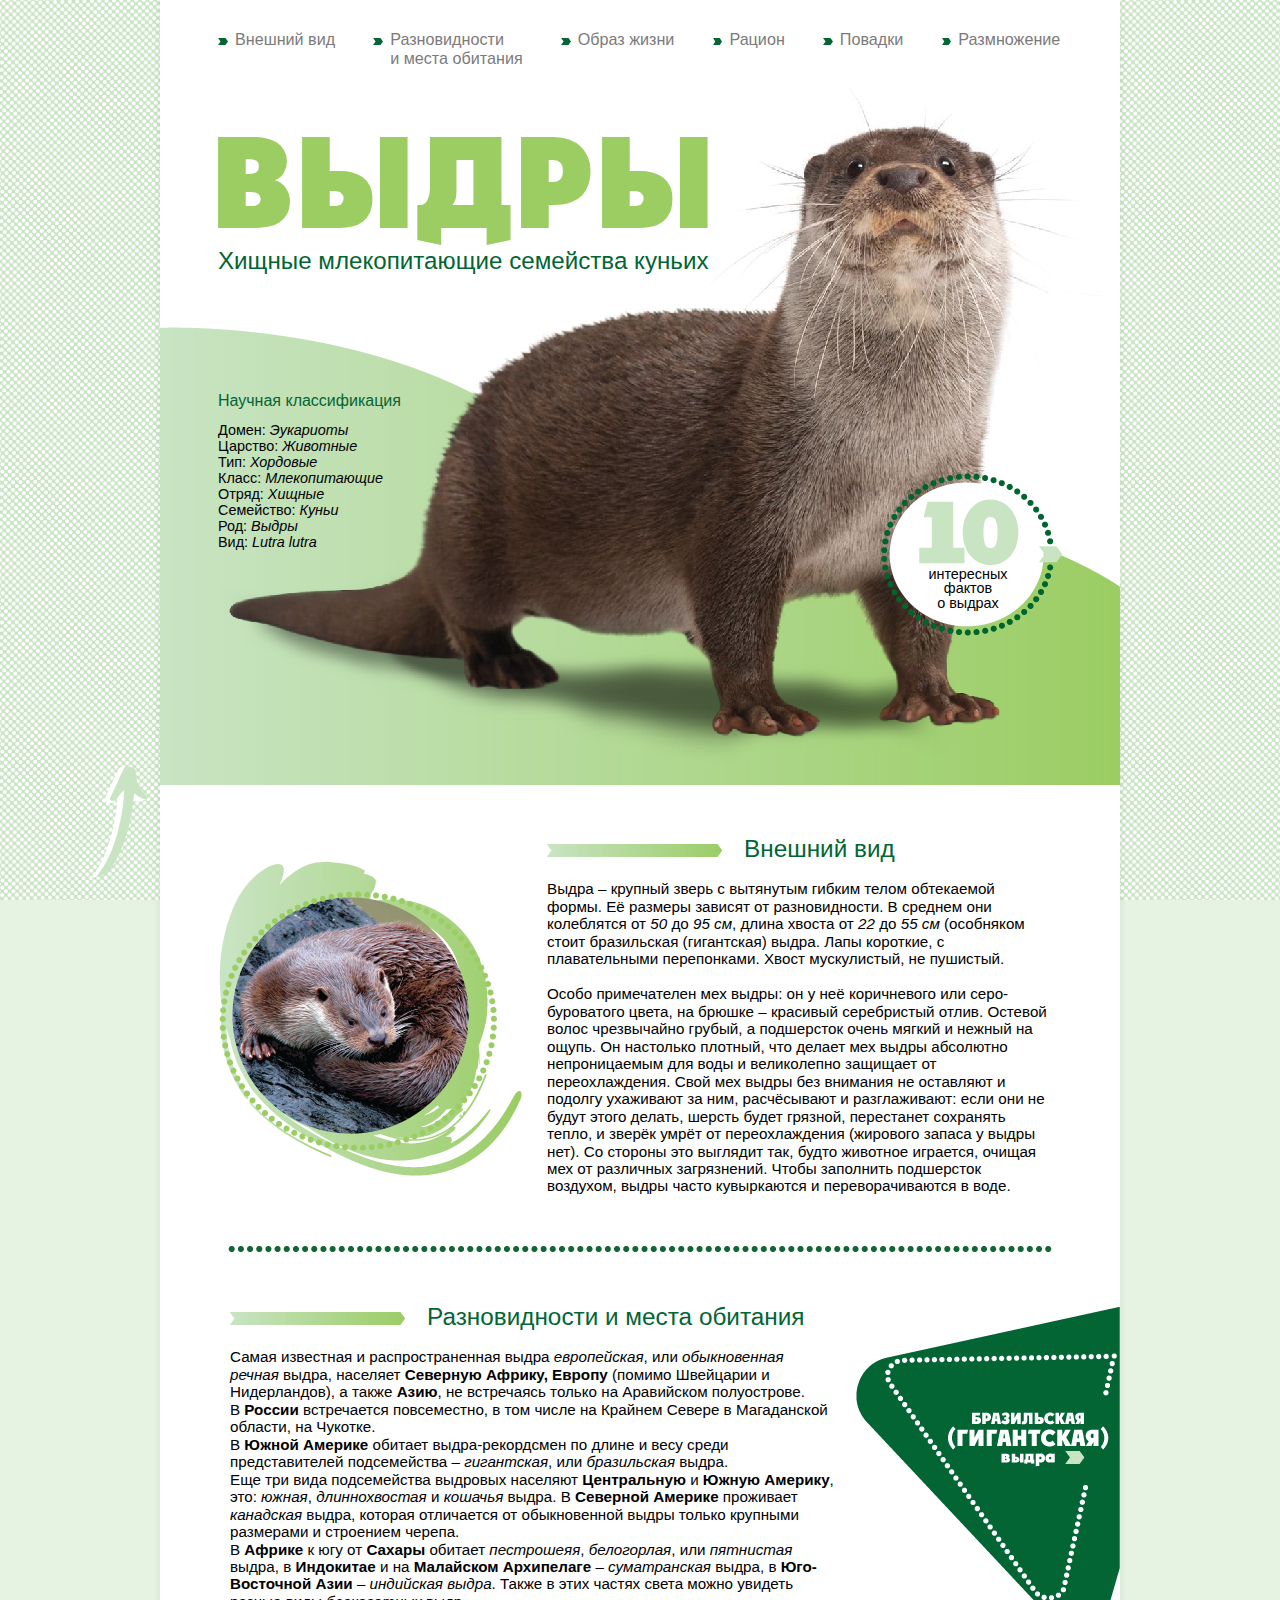
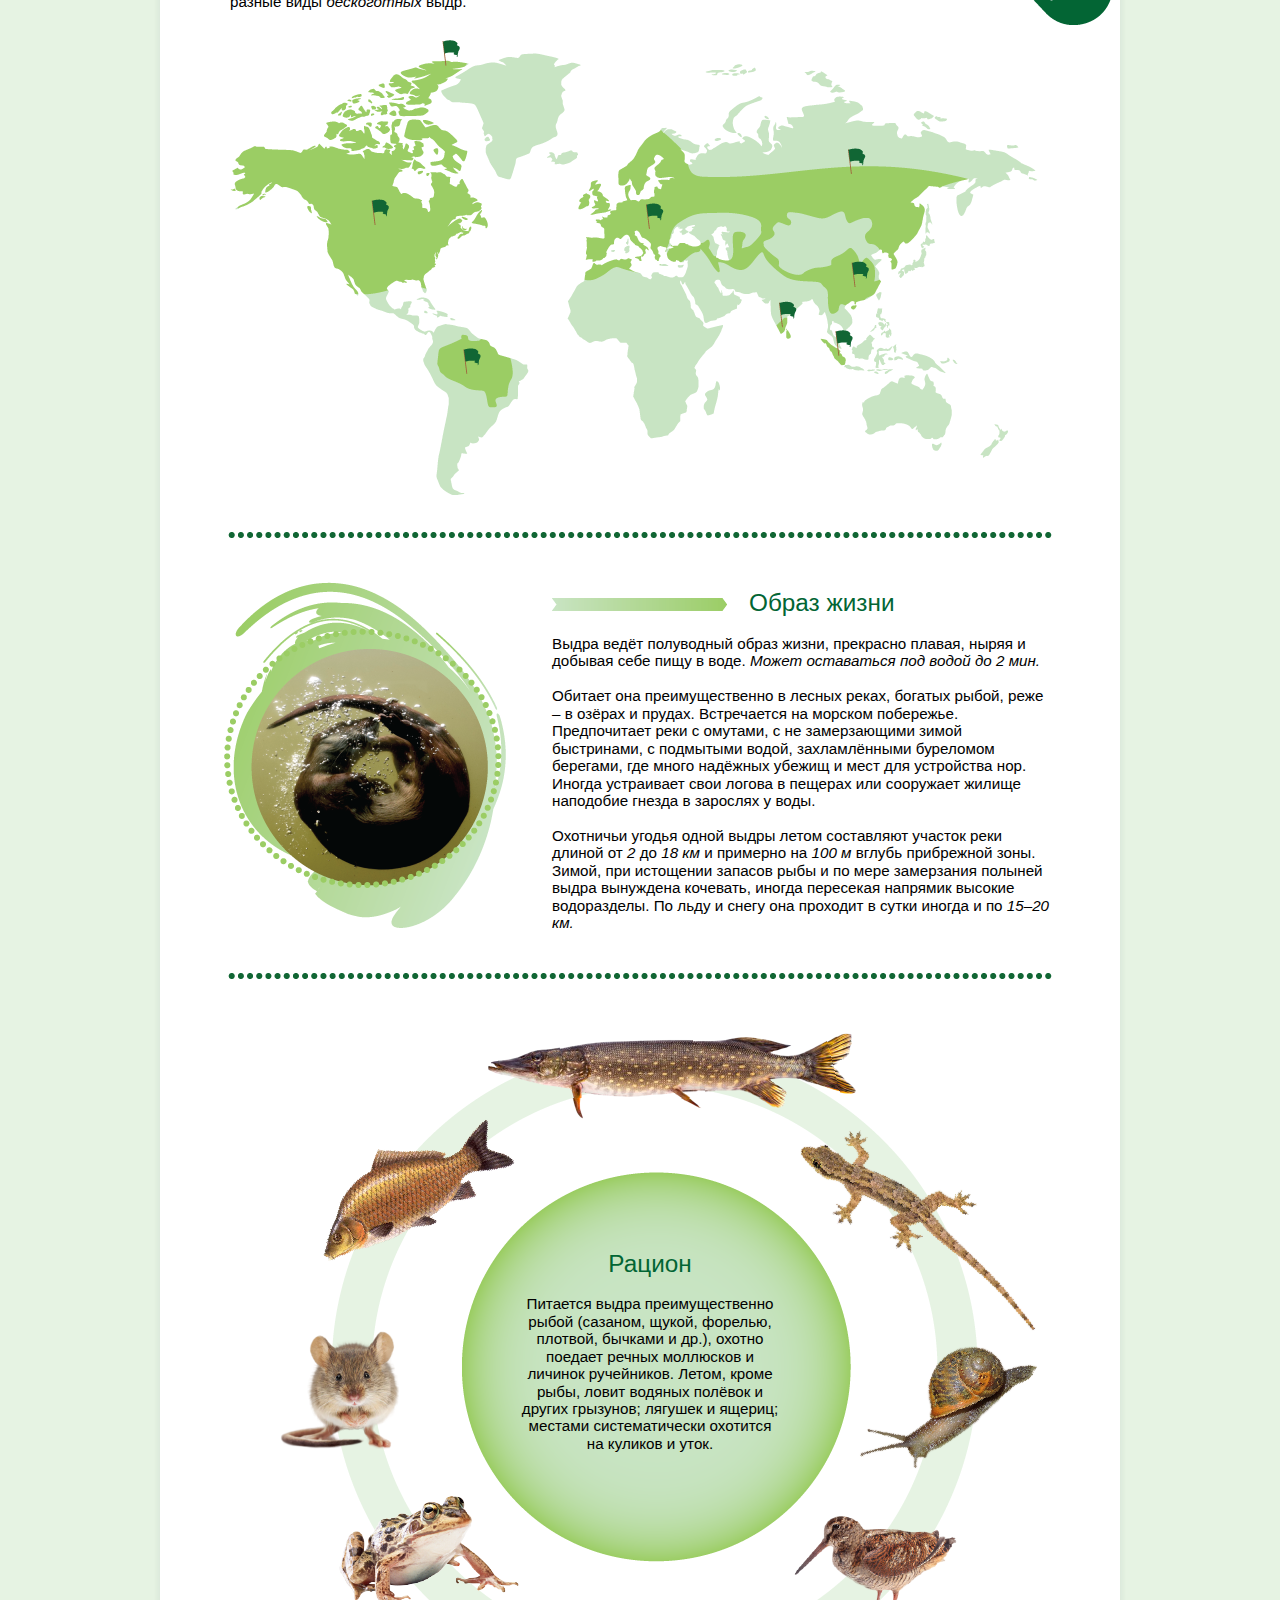
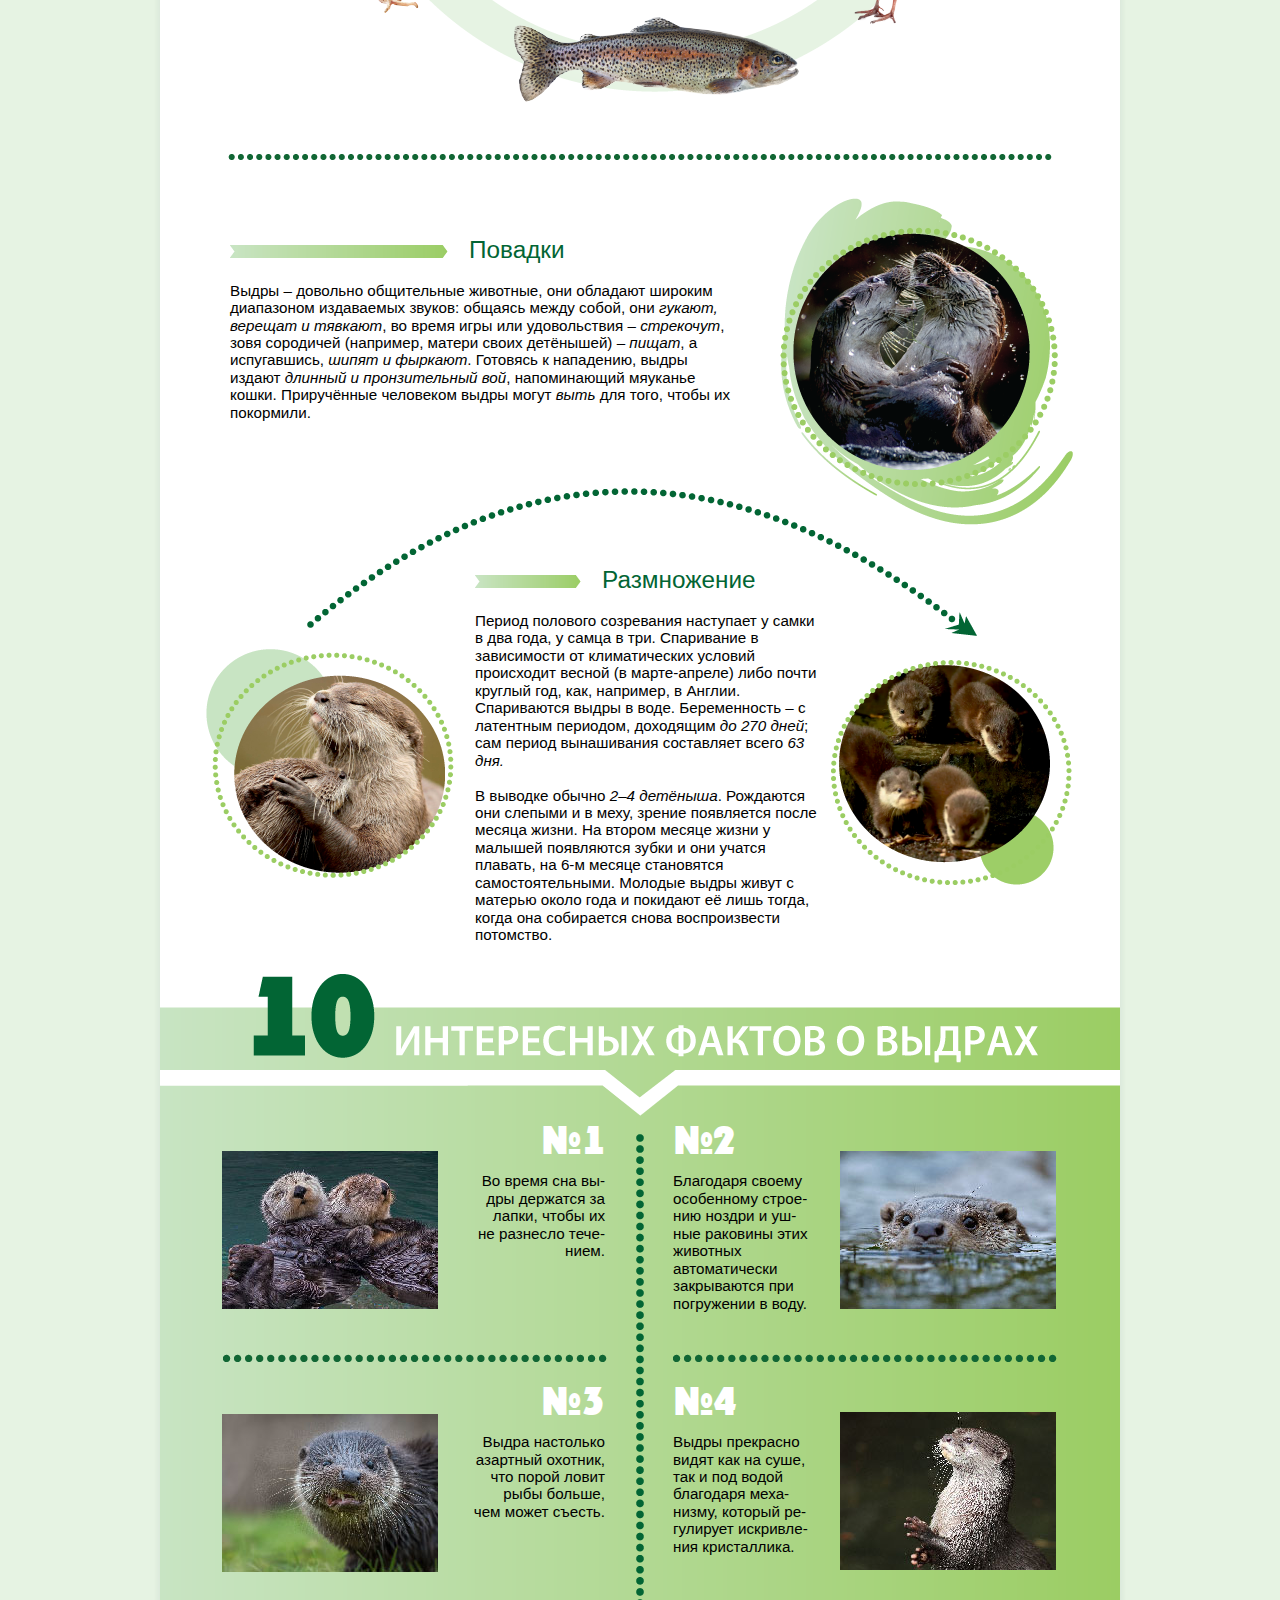
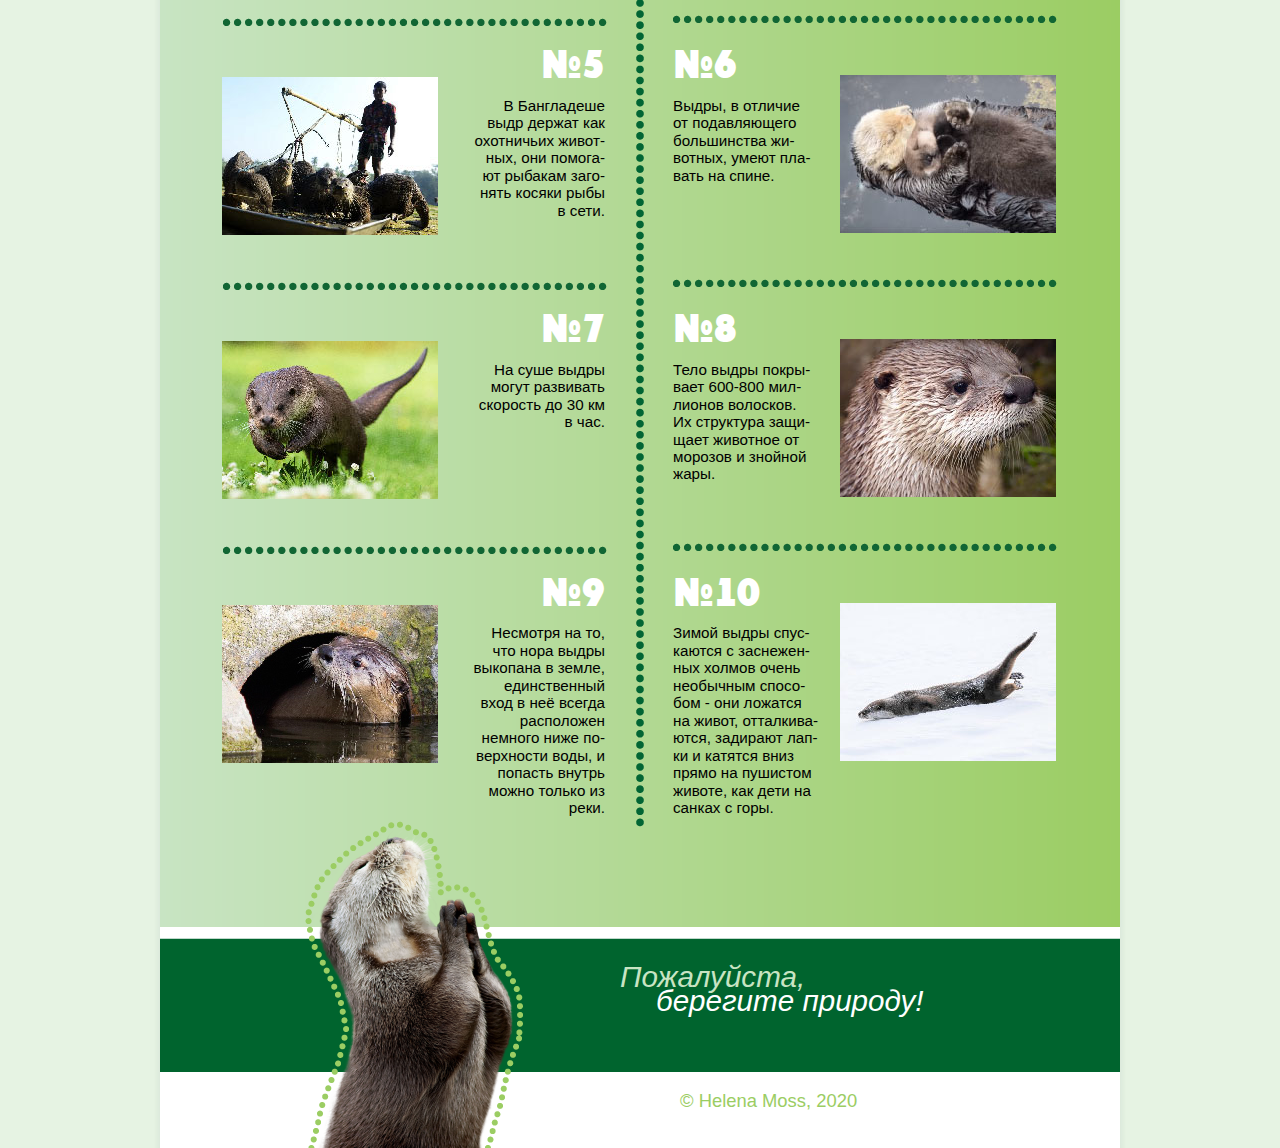
<file: index.html>
<!DOCTYPE html>
<html lang="ru">
<head>
	<title>Выдры: внешний вид, разновидности и места обитания, образ жизни, рацион, повадки, размножение. Интересные факты о выдрах.</title> 
	<meta name="yandex-verification" content="5d58c1b6bf3d4b93" />
	<meta name="google-site-verification" content="EmJicuo9rRIV_miI05iLdDUZ2tXx4apaVLgIROn46N0" />
	<meta name="description" content="Выдра - хищное млекопитающее семейства куньих с ценным мехом тёмно-бурого цвета, хорошо плавающее и питающееся рыбой, лягушками и т.п."> 
	<meta http-equiv="Content-Type" content="text/html; charset=utf-8">
	<meta name="viewport" content="width=device-width, initial-scale=1.0"><!--Задается параметр "Ширина сайта равна 100% от заданных в коде параметров"-->
	<link rel="shortcut icon" href="CSS/images/favicon.ico" type="image/x-icon">
	<link href="CSS/Normaliz.css" rel="stylesheet" type="text/css" />
	<link href="CSS/Style.css" rel="stylesheet" type="text/css" />
<style>
 @font-face {
  font-family: 'Plakat';
  src: url('CSS/fonts/Plakat.eot'); /* IE9 Compat Modes */
  src: url('CSS/fonts/Plakat.eot?#iefix') format('embedded-opentype'), /* IE6-IE8 */
       url('CSS/fonts/Plakat.woff2') format('woff2'), /* Super Modern Browsers */
       url('CSS/fonts/Plakat.woff') format('font-woff'), /* Pretty Modern Browsers */
       url('CSS/fonts/Plakat.ttf')  format('truetype'), /* Safari, Android, iOS */
       url('CSS/fonts/Plakat.svg#svgFontName') format('svg'); /* Legacy iOS */
}
</style>
</head>

<body>
<div class="shadow"><!--Контейнер для тени у подложки-->
		<div class="top"><!--Контейнер для кнопки "Наверх"-->
		<a href="#top"><img src="CSS/images/top.png" alt="Кнопка наверх"></a>
		</div>
	<div class="main"><!--Контейнер для шапки сайта-->
		<div class="header"><!--Подложка с канадской выдрой-->
			<div class="menubar"><!--Контейнер для меню-->
				<a id="top"></a><!--Якорь для ссылки "Наверх"-->
			<ul class="menu">
				<li><a class="menussilka" href="#Vneshniyvid">Внешний вид</a></li>
				<li><a class="menussilka" href="#Raznovidnostiimesta">Разновидности<br> и места обитания</a></li>
				<li><a class="menussilka" href="#Obrazjyzni">Образ жизни</a></li>
				<li><a class="menussilka" href="#Racion">Рацион</a></li>
				<li><a class="menussilka" href="#Povadki">Повадки</a></li>
				<li><a class="menussilka" href="#Razmnojenie">Размножение</a></li>
			</ul>
			</div>
			<div class="nazvaniesayta"><!--Название сайта "Выдры"-->
				<p>Выдры</p>
			</div>
			<div class="podzagolovoksayta"><!--Подзаголовок сайта "Хищние млекопитающие..."-->
			<p>Хищные млекопитающие семейства куньих</p>
			</div>
			<div class="nauchclassifikacia"><!--Текст "Научная классификация-->
				<p>Научная классификация</p>
			</div>
			<div class="classifikaciaspisok"><!--Контейнер для списка с научной классификацией"-->
<pre>Домен: <i>Эукариоты</i>
Царство: <i>Животные</i>
Тип: <i>Хордовые</i>
Класс: <i>Млекопитающие</i>
Отряд: <i>Хищные</i>
Семейство: <i>Куньи</i>
Род: <i>Выдры</i>
Вид: <i>Lutra lutra</i></pre>
			</div>
			<a href="#tenfactovtext"><div class="tenfactovnfon"><!--Контейнер для баннера "10 фактов о выдрах"-->
				<div class="text"> <!--Текст на баннере "10 фактов о выдрах"-->
					<p class="facti">интересных <br> фактов <br> о выдрах</p>
				</div>
			</div></a>
		</div><!--Подложка с канадской выдрой-->
	</div><!--Контейнер для шапки сайта-->

	<div class="site_content"><!--Контейнер для основного содержимого сайта-->

		<div class="foto1"><!--Фото раздела "Внешний вид"-->
			<img src="CSS/images/foto1.png" alt="Фото выдры1" />
		</div>
		<a id="Vneshniyvid"></a><!--Якорь для ссылки "Внешний вид"-->
		<div class="textvneshniyvid"><!--Контейнер для текста раздела "Внешний вид"-->
			<img src="CSS/images/marker1.png" alt="" />
			<h2>Внешний вид</h2> 
			<p><br /> Выдра – крупный зверь с вытянутым гибким телом обтекаемой формы. Её размеры зависят от разновидности. В среднем они колеблятся от <i>50</i> до <i>95 см</i>, длина  хвоста от <i>22</i> до <i>55 см</i> (особняком стоит бразильская (гигантская) выдра. Лапы короткие, с плавательными перепонками. Хвост мускулистый, не пушистый. <br /><br /> Особо примечателен мех выдры: он у неё коричневого или серо-буроватого цвета, на брюшке – красивый серебристый отлив. Остевой волос  чрезвычайно грубый, а подшерсток очень мягкий и нежный на ощупь. Он настолько плотный, что делает мех выдры абсолютно непроницаемым для воды и великолепно защищает от переохлаждения.
Свой мех выдры без внимания не оставляют и подолгу ухаживают за ним, расчёсывают и разглаживают: если они не будут этого делать, шерсть будет грязной, перестанет сохранять тепло, и зверёк умрёт от переохлаждения (жирового запаса у выдры нет). Со стороны это выглядит так, будто животное играется, очищая мех от различных загрязнений. Чтобы заполнить подшерсток воздухом, выдры часто кувыркаются и переворачиваются в воде.</p>
		</div>
		<div class="linegorizont"> <!--Разделительная горизонтальная линия-->
		</div>

		<a id="Raznovidnostiimesta"></a><!--Якорь для ссылки "Разновидности и места обитания"-->
		<div class="brazilvidrabanner"><!--Контейнер для баннера из раздела "Разновидности и места обитания"-->
			<a class="brazilrollover" href="brazilvidra/index.html#brazilvidra"></a><!--Ссылка на страницу c текстом "Бразильская выдра"-->
		</div>
		<div class="textraznovidnosti"> <!--Контейнер для текста раздела "Разновидности и места обитания"-->
			<img src="CSS/images/marker1.png" alt="" />
			<h2>Разновидности и места обитания</h2> 
			<p><br /> Самая известная и распространенная выдра <i>европейская</i>, или <i>обыкновенная речная</i> выдра, населяет <b>Северную Африку, Европу</b> (помимо Швейцарии и Нидерландов), а также <b>Азию</b>, не встречаясь только на Аравийском полуострове.<br />
В <b>России</b> встречается повсеместно, в том числе на Крайнем Севере в Магаданской области, на Чукотке.<br />
В <b>Южной Америке</b> обитает выдра-рекордсмен по длине и весу среди представителей подсемейства – <i>гигантская</i>, или <i>бразильская</i> выдра.<br />
Еще три вида подсемейства выдровых населяют <b>Центральную</b> и <b>Южную Америку</b>, это: <i>южная</i>, <i>длиннохвостая</i> и <i>кошачья</i> выдра. В <b>Северной Америке</b> проживает <i>канадская</i> выдра, которая отличается от обыкновенной выдры только крупными размерами и строением черепа.<br />
В <b>Африке</b> к югу от <b>Сахары</b> обитает <i>пестрошеяя</i>, <i>белогорлая</i>, или <i>пятнистая</i> выдра, в <b>Индокитае</b> и на <b>Малайском Архипелаге</b> – <i>суматранская</i> выдра, в <b>Юго-Восточной Азии</b> – <i>индийская выдра</i>. Также в этих частях света можно увидеть разные виды <i>бескоготных</i> выдр. </p>
		</div>
		<div class="karta"> <!--Карта "Места обитания выдр"-->
			<img src="CSS/images/karta.png" alt="Карта">
		</div>
		<div class="linegorizont"> <!--Разделительная горизонтальная линия-->
		</div>

		<div class="foto2"><!--Фото раздела "Образ жизни"-->
			<img src="CSS/images/foto2.png" alt="Фото выдры2" />
		</div>
		<a id="Obrazjyzni"></a><!--Якорь для ссылки "Образ жизни"-->
		<div class="textobrazjyzni"><!--Контейнер для текста раздела "Образ жизни"-->
			<img src="CSS/images/marker1.png" alt="" />
			<h2>Образ жизни</h2> 
			<p><br />Выдра ведёт полуводный образ жизни, прекрасно плавая, ныряя и добывая себе пищу в воде. <i>Может оставаться под водой до 2 мин.</i> <br /><br /> Обитает она преимущественно в лесных реках, богатых рыбой, реже – в озёрах и прудах. Встречается на морском побережье. Предпочитает реки с омутами, с не замерзающими зимой быстринами, с подмытыми водой, захламлёнными буреломом берегами, где много надёжных убежищ и мест для устройства нор. Иногда устраивает свои логова в пещерах или сооружает жилище наподобие гнезда в зарослях у воды.<br /><br /> Охотничьи угодья одной выдры летом составляют участок реки длиной от <i>2</i> до <i>18 км</i> и примерно на <i>100 м</i> вглубь прибрежной зоны. Зимой, при истощении запасов рыбы и по мере замерзания полыней выдра вынуждена кочевать, иногда пересекая напрямик высокие водоразделы. По льду и снегу она проходит в сутки иногда и по <i>15–20 км.</i></p>
		</div>
		<div class="linegorizont"> <!--Разделительная горизонтальная линия-->
		</div>

		<a id="Racion"></a><!--Якорь для ссылки "Рацион"-->
		<div class="racion"> <!--Контейнер для схемы "Рацион"-->
			<img src="CSS/images/racion.png" alt="racion">
			<div class="textracion"><!--Контейнер для текста раздела "Рацион"-->
				<div class="racionzagolovok"><!--Заголовок у текста в разделе "Рацион"-->
				<h2>Рацион</h2>
				</div> 
				<div class="raciontext"><!--Основной текст в разделе "Рацион"-->
				<p><br />Питается выдра преимущественно рыбой (сазаном, щукой, форелью, плотвой, бычками и др.), охотно поедает речных моллюсков и личинок ручейников. Летом, кроме рыбы, ловит водяных полёвок и других грызунов; лягушек и ящериц; местами систематически охотится на куликов и уток. </p>
				</div>
			</div>
		</div>
		<div class="linegorizont"> <!--Разделительная горизонтальная линия-->
		</div>

		<div class="foto3"><!--Фото раздела "Повадки"-->
			<img src="CSS/images/foto3.png" alt="Фото выдры3" />
		</div>
		<a id="Povadki"></a><!--Якорь для ссылки "Повадки"-->
		<div class="textpovadki"><!--Контейнер для текста раздела "Повадки"-->
			<img src="CSS/images/marker4.png" alt="" />
			<h2>Повадки</h2> 
			<p><br />Выдры – довольно общительные животные, они обладают широким диапазоном издаваемых звуков: общаясь между собой, они <i>гукают, верещат и тявкают</i>, во время игры или удовольствия – <i>стрекочут</i>, зовя сородичей (например, матери своих детёнышей) – <i>пищат</i>, а испугавшись, <i>шипят и фыркают</i>. Готовясь к нападению, выдры издают <i>длинный и пронзительный вой</i>, напоминающий мяуканье кошки. Приручённые человеком выдры могут <i>выть</i> для того, чтобы их покормили.</p>
		</div>

		<div class="linegorizontplus"> <!--Разделительная горизонтальная линия для адаптивной версии сайта-->
		<img src="CSS/images/linegorisontalsmall.png" alt="" />
		</div>
		
		<a id="Razmnojenie"></a><!--Якорь для ссылки "Размножение"-->
		<div class="razmnojenie"> <!--Контейнер для раздела "Размножение"-->
			<img src="CSS/images/foto4.png" alt="razmnojenie">
			<div class="textrazmnojenie"><!--Контейнер для текста раздела "Размножение"-->
				<div class="razmnojeniezagolovok"><!--Заголовок у текста в разделе "Размножение"-->
				<img src="CSS/images/marker5.png" alt="" />
				<h2>Размножение</h2>
				</div> 
				<div class="razmnojenietext"><!--Основной текст в разделе "Размножение"-->
				<p><br />Период полового созревания наступает у самки в два года, у самца в три. Спаривание в зависимости от климатических условий происходит весной (в марте-апреле) либо почти круглый год, как, например, в Англии. Спариваются выдры в воде. Беременность – с латентным периодом, доходящим <i>до 270 дней</i>; сам период вынашивания составляет всего <i>63 дня.</i> <br /><br />В выводке обычно <i>2–4 детёныша</i>. Рождаются они слепыми и в меху, зрение появляется после месяца жизни. На втором месяце жизни у малышей появляются зубки и они учатся плавать, на 6-м месяце становятся самостоятельными. Молодые выдры живут с матерью около года и покидают её лишь тогда, когда она собирается снова воспроизвести потомство.</p>
				</div>
			</div>
		</div>
		

	<div class="tenfactovpodlojka"><!--Контейнер для раздела "10 интересных фактов о выдрах"-->
	<a id="tenfactovtext"></a><!--Якорь для ссылки "10 интересных фактов о выдрах"-->
		<div class="linevertical"> <!--Разделительная вертикальная линия-->
			<img src="CSS/images/linevertical.png" alt="">
		</div>
		
		<div class="contfact1"> <!--Контейнер для раздела "Факт № 1-->
			<div class="foto1-01"><!--Фото для факта №1-->
				<a href="CSS/images/foto1-02.jpg" target="_blank"><img src="CSS/images/foto1-01.jpg" alt="Выдры держатся за лапки, чтобы их не разнесло течением" /></a>
			</div>
			<div class="text№1"><!--Текст для факта №1-->
				<p class="cifiri">№1</p><br />
				<p>Во время сна вы&shyдры держатся за лапки, чтобы их не разнесло тече&shyнием.</p>
			</div>
			<div class="linegorizontsmall"> <!--Разделительная горизонтальная линия (малая)-->
				<img src="CSS/images/linegorisontalsmall.png" alt="">
			</div>
		</div>

		<div class="contfact2"> <!--Контейнер для раздела "Факт № 2-->
			<div class="text№2"><!--Текст для факта №2-->
				<p class="cifiri">№2</p><br />
				<p>Благодаря своему особенному строе&shyнию ноздри и уш&shyные раковины этих животных автоматически закрывают&shyся при 
				погружении в воду.</p>
			</div>
			<div class="foto2-01"><!--Фото для факта №2-->
				<a href="CSS/images/foto2-02.jpg" target="_blank"><img src="CSS/images/foto2-01.jpg" alt="Особое строение ноздрей и ушей у выдр" /></a>
			</div>
			<div class="linegorizontsmall2"> <!--Разделительная горизонтальная линия (малая)-->
				<img src="CSS/images/linegorisontalsmall.png" alt="">
			</div>
		</div>

		<div class="contfact1"> <!--Контейнер для раздела "Факт № 3-->
			<div class="foto3-01 "><!--Фото для факта №3-->
				<a href="CSS/images/foto3-02.jpg" target="_blank"><img src="CSS/images/foto3-01.jpg" alt="Выдра - азартный охотник" /></a>
			</div>
			<div class="text№3"><!--Текст для факта №3-->
				<p class="cifiri">№3</p><br />
				<p>Выдра настолько азартный охотник, что порой ловит рыбы больше, чем может съесть.</p>
			</div>
			<div class="linegorizontsmall"> <!--Разделительная горизонтальная линия (малая)-->
				<img src="CSS/images/linegorisontalsmall.png" alt="">
			</div>
		</div><!--Контейнер для раздела "Факт № 3-->

		<div class="contfact2"><!--Контейнер для раздела "Факт № 4-->
			<div class="text№4"><!--Текст для факта №4-->
				<p class="cifiri">№4</p><br />
				<p>Выдры прекрасно видят как на суше, так и под водой благодаря меха&shyнизму, который ре&shyгулирует искривле&shyния кристаллика.</p>
			</div>
			<div class="foto4-01"><!--Фото для факта №4-->
				<a href="CSS/images/foto4-02.jpg" target="_blank"><img src="CSS/images/foto4-01.jpg" alt="Выдра прекрасно видит под водой и на суше" /></a>
			</div>
			<div class="linegorizontsmall2"> <!--Разделительная горизонтальная линия (малая)-->
				<img src="CSS/images/linegorisontalsmall.png" alt="">
			</div>
		</div><!--Контейнер для раздела "Факт № 4-->

<div class="contfact1"> <!--Контейнер для раздела "Факт № 5-->
			<div class="foto3-01 "><!--Фото для факта №5-->
				<a href="CSS/images/foto5-02.jpg" target="_blank"><img src="CSS/images/foto5-01.jpg" alt="Выдры в Баншладеше" /></a>
			</div>
			<div class="text№3"><!--Текст для факта №5-->
				<p class="cifiri">№5</p><br />
				<p>В Бангладеше выдр держат как охотничьих живот&shyных, они помога&shyют рыбакам заго&shyнять косяки рыбы в сети.</p>
			</div>
			<div class="linegorizontsmall"> <!--Разделительная горизонтальная линия (малая)-->
				<img src="CSS/images/linegorisontalsmall.png" alt="">
			</div>
		</div><!--Контейнер для раздела "Факт № 5-->

		<div class="contfact2"><!--Контейнер для раздела "Факт № 6-->
			<div class="text№4"><!--Текст для факта №6-->
				<p class="cifiri">№6</p><br />
				<p>Выдры, в отличие от подавляющего большинства жи&shyвотных, умеют пла&shyвать на спине.</p>
			</div>
			<div class="foto4-01"><!--Фото для факта №6-->
				<a href="CSS/images/foto6-02.jpg" target="_blank"><img src="CSS/images/foto6-01.jpg" alt="Выдра плывет на спине" /></a>
			</div>
			<div class="linegorizontsmall2"> <!--Разделительная горизонтальная линия (малая)-->
				<img src="CSS/images/linegorisontalsmall.png" alt="">
			</div>
		</div><!--Контейнер для раздела "Факт № 6-->


<div class="contfact1"> <!--Контейнер для раздела "Факт № 7-->
			<div class="foto3-01 "><!--Фото для факта №7-->
				<a href="CSS/images/foto7-02.jpg" target="_blank"><img src="CSS/images/foto7-01.jpg" alt="Выдры быстро бегают" /></a>
			</div>
			<div class="text№3"><!--Текст для факта №5-->
				<p class="cifiri">№7</p><br />
				<p>На суше выдры могут развивать скорость до 30 км в час.</p>
			</div>
			<div class="linegorizontsmall"> <!--Разделительная горизонтальная линия (малая)-->
				<img src="CSS/images/linegorisontalsmall.png" alt="">
			</div>
		</div><!--Контейнер для раздела "Факт № 7-->

		<div class="contfact2"><!--Контейнер для раздела "Факт № 8-->
			<div class="text№4"><!--Текст для факта №8-->
				<p class="cifiri">№8</p><br />
				<p>Тело выдры покры&shyвает 600-800 мил&shyлионов волосков. Их структура защи&shyщает животное от морозов и знойной жары.</p>
			</div>
			<div class="foto4-01"><!--Фото для факта №8-->
				<a href="CSS/images/foto8-02.jpg" target="_blank"><img src="CSS/images/foto8-01.jpg" alt="Шерсть выдры" /></a>
			</div>
			<div class="linegorizontsmall2"> <!--Разделительная горизонтальная линия (малая)-->
				<img src="CSS/images/linegorisontalsmall.png" alt="">
			</div>
		</div><!--Контейнер для раздела "Факт № 8-->

		<div class="contfact1"> <!--Контейнер для раздела "Факт № 9-->
			<div class="foto3-01 "><!--Фото для факта №9-->
				<a href="CSS/images/foto9-02.jpg" target="_blank"><img src="CSS/images/foto9-01.jpg" alt="Нора выдры" /></a>
			</div>
			<div class="text№3"><!--Текст для факта №9-->
				<p class="cifiri">№9</p><br />
				<p>Несмотря на то, что нора выдры выкопана в земле, единственный вход в неё всегда расположен немного ниже по&shyверхности воды, и попасть внутрь можно только из реки.</p>
			</div>
			<div class="linegorizontsmall_fact"> <!--Разделительная горизонтальная линия (малая)-->
				<img src="CSS/images/linegorisontalsmall.png" alt="">
			</div>
		</div><!--Контейнер для раздела "Факт № 9-->

		<div class="contfact2"><!--Контейнер для раздела "Факт № 10-->
			<div class="text№10"><!--Текст для факта №10-->
				<p class="cifiri">№10</p><br />
				<p>Зимой выдры спус&shyкаются с заснежен&shyных холмов очень необычным спосо&shyбом - они ложатся на живот, отталкива&shyются, задирают лап&shyки и катятся вниз прямо на пушистом животе, как дети на санках с горы.</p>
			</div>
			<div class="foto4-01"><!--Фото для факта №10-->
				<a href="CSS/images/foto10-02.jpg" target="_blank"><img src="CSS/images/foto10-01.jpg" alt="Выдры катаются с горы" /></a>
			</div>
		</div><!--Контейнер для раздела "Факт № 10-->
		
		<div class="footer"><!--Контейнер для нижней части сайта-->
		<p class="fintext"><i>Пожалуйста,</i></p>
		<p class="fintext2"><i>берегите природу!</i></p>
		<p class="fintext3">&copy; Helena Moss, 2020</p>
		</div>

		</div><!--Контейнер для раздела "10 интересных фактов о выдрах"-->
	</div><!--Контейнер для основного содержимого сайта-->
</div><!--Контейнер для тени у подложки-->
</body>
</html>
</file>
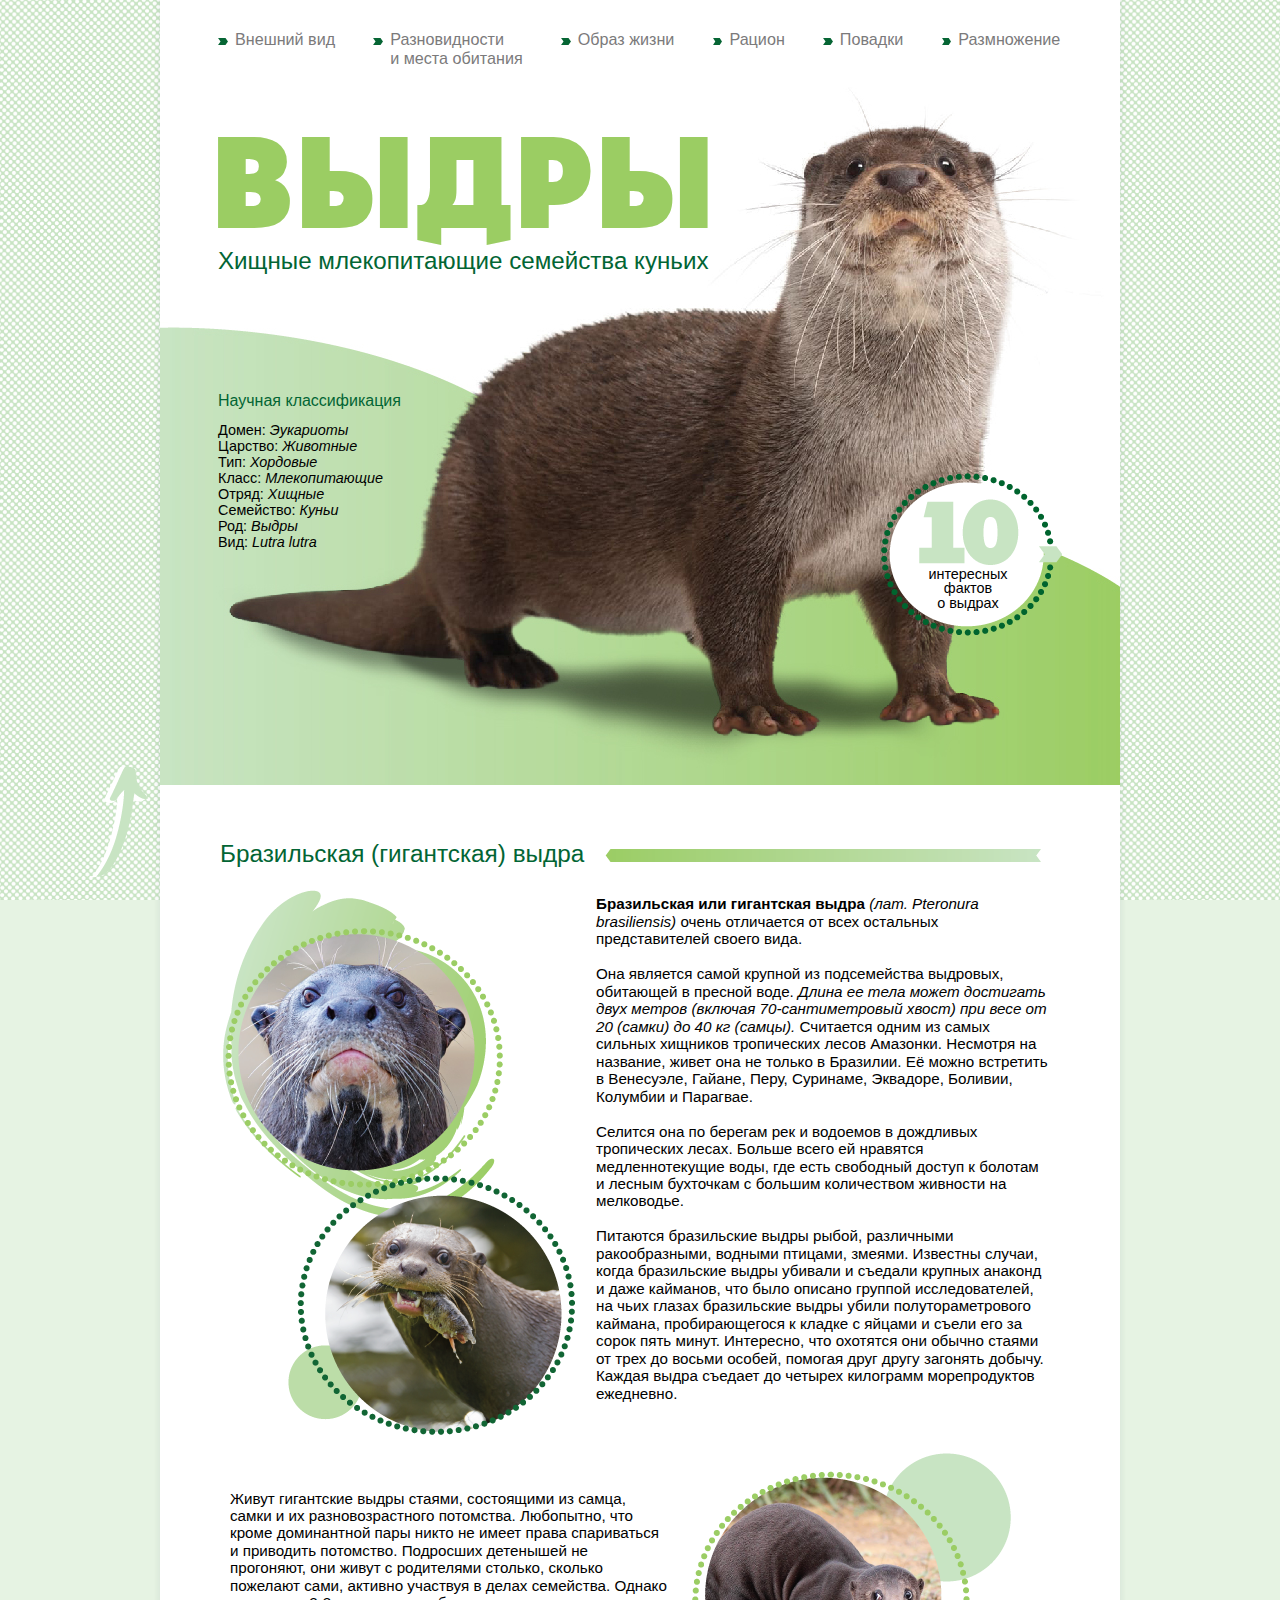
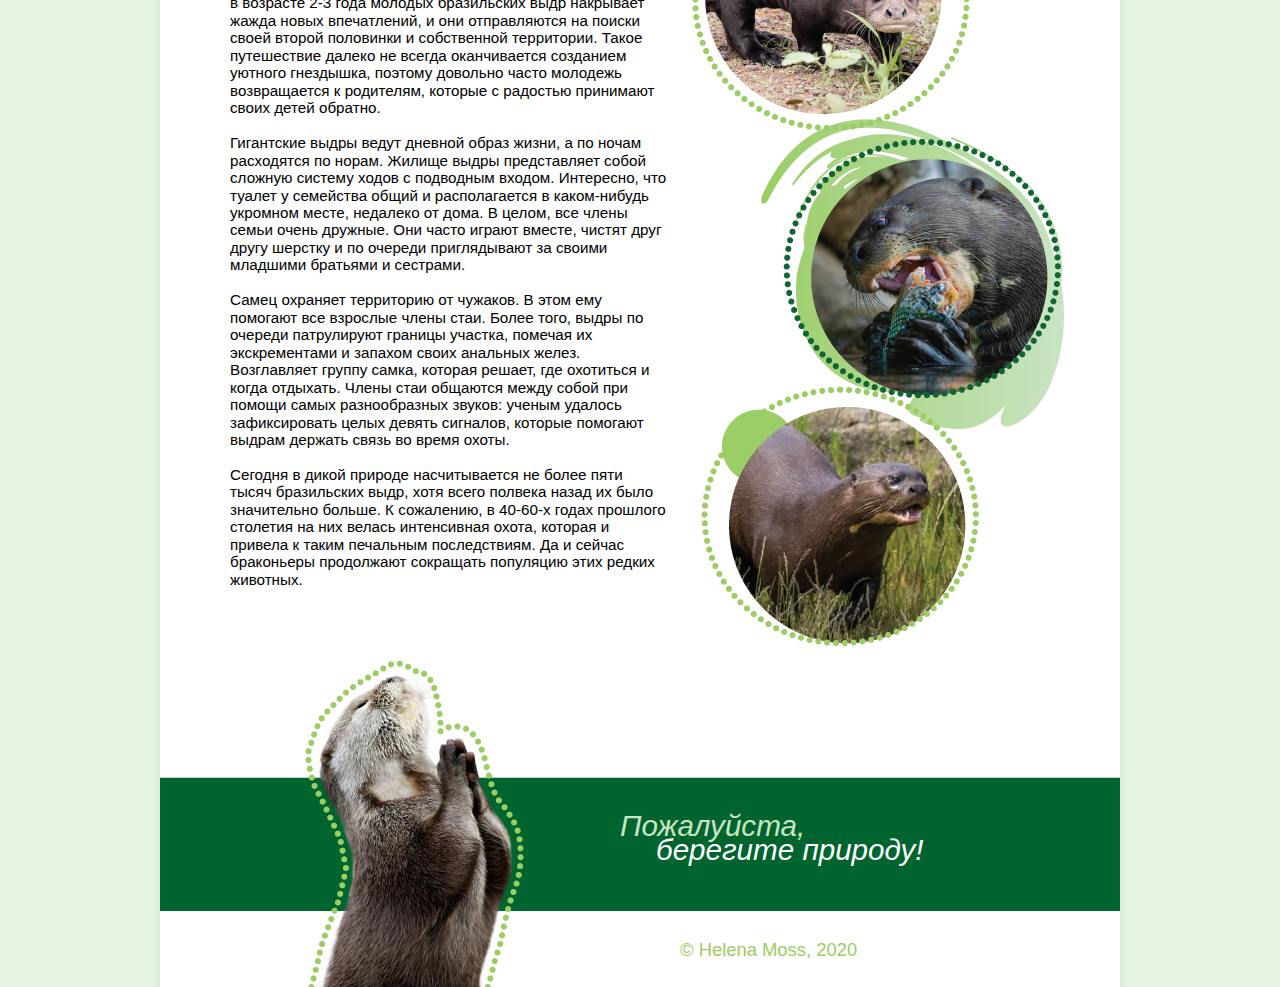
<file: brazilvidra/index.html>
<!DOCTYPE html>
<html lang="ru">
<head>
	<meta charset="UTF-8">
	<meta name="viewport" content="width=device-width, initial-scale=1.0"><!--Задается параметр "Ширина сайта равна ширине экрана устройства"-->
	<title>Бразильские выдры: внешний вид, места обитания, образ жизни, рацион, повадки, размножение</title>
	<meta name="description" content="Бразильская или гигантская выдра (лат. Pteronura brasiliensis) является самой крупной из подсемейства выдровых, обитающей в пресной воде. Длина ее тела может достигать двух метров (включая 70-сантиметровый хвост) при весе от 20 (самки) до 40 кг (самцы). Считается одним из самых сильных хищников тропических лесов Амазонки. Несмотря на название, живет она не только в Бразилии. Её можно встретить в Венесуэле, Гайане, Перу, Суринаме, Эквадоре, Боливии, Колумбии и Парагвае...">
	<link rel="shortcut icon" href="../CSS/images/favicon.ico" type="image/x-icon"> 
	<link href="../CSS/Normaliz.css" rel="stylesheet" type="text/css" /> 
	<link href="../CSS/Style.css" rel="stylesheet" type="text/css" />
<style>
 @font-face {
  font-family: 'Plakat';
  src: url('../CSS/fonts/Plakat.eot'); /* IE9 Compat Modes */
  src: url('../CSS/fonts/Plakat.eot?#iefix') format('embedded-opentype'), /* IE6-IE8 */
       url('../CSS/fonts/Plakat.woff2') format('woff2'), /* Super Modern Browsers */
       url('../CSS/fonts/Plakat.woff') format('font-woff'), /* Pretty Modern Browsers */
       url('../CSS/fonts/Plakat.ttf')  format('truetype'), /* Safari, Android, iOS */
       url('../CSS/fonts/Plakat.svg#svgFontName') format('svg'); /* Legacy iOS */
}
</style>
</head>

<body>
	<div class="shadow"><!--Контейнер для тени у подложки-->
	<div class="top"><!--Контейнер для кнопки "Наверх"-->
		<a href="#top"><img src="../CSS/images/top.png" alt="Кнопка наверх"></a>
	</div>
	<div class="main"><!--Контейнер для шапки сайта-->
		<div class="header"><!--Подложка с канадской выдрой-->
			<div class="menubar"><!--Контейнер для меню-->
				<a id="top"></a><!--Якорь для ссылки "Наверх"-->
			<ul class="menu">
				<li><a class="menussilka" href="../index.html#Vneshniyvid">Внешний вид</a></li>
				<li><a class="menussilka" href="../index.html#Raznovidnostiimesta">Разновидности<br>и места обитания</a></li>
				<li><a class="menussilka" href="../index.html#Obrazjyzni">Образ жизни</a></li>
				<li><a class="menussilka" href="../index.html#Racion">Рацион</a></li>
				<li><a class="menussilka" href="../index.html#Povadki">Повадки</a></li>
				<li><a class="menussilka" href="../index.html#Razmnojenie">Размножение</a></li>
			</ul>
			</div>
			<div class="nazvaniesayta"><!--Название сайта "Выдры"-->
				<p>Выдры</p>
			</div>
			<div class="podzagolovoksayta"><!--Подзаголовок сайта "Хищние млекопитающие..."-->
			<p>Хищные млекопитающие семейства куньих</p>
			</div>
			<div class="nauchclassifikacia"><!--Текст "Научная классификация-->
				<p>Научная классификация</p>
			</div>
			<div class="classifikaciaspisok"><!--Контейнер для списка с научной классификацией"-->
<pre>Домен: <i>Эукариоты</i>
Царство: <i>Животные</i>
Тип: <i>Хордовые</i>
Класс: <i>Млекопитающие</i>
Отряд: <i>Хищные</i>
Семейство: <i>Куньи</i>
Род: <i>Выдры</i>
Вид: <i>Lutra lutra</i></pre>
			</div>
			<a href="../index.html#tenfactovtext"><div class="tenfactovnfon"><!--Контейнер для баннера "10 фактов о выдрах"-->
				<div class="text"> <!--Текст на баннере "10 фактов о выдрах"-->
					<p class="facti">интересных <br> фактов <br> о выдрах</p>
				</div>
			</div>
		</div>
	</div>


<div class="site_content"><!--Контейнер для основного содержимого сайта-->
	<a id="brazilvidra"></a><!--Якорь для ссылки "Бразильская выдра"-->
			<div class="zagolovokbrazilvidri1"><!--Заголовок №1 раздела "Бразильская (гигантская) выдра"-->
			<h2>Бразильская (гигантская) выдра</h2> 
			<img class="brazilstrelka" src="../CSS/images/marker6.png" alt="strelka6" />
			</div>
		<div class="foto18"><!--Фото №1 раздела "Бразильская (гигантская) выдра"-->
			<img src="../CSS/images/foto18.png" alt="Фото бразильской выдры1" />
		</div>
		<div class="textbrazilvidra1"><!--Контейнер №1 для текста раздела "Бразильская (гигантская) выдра"-->
			<p><br /><b>Бразильская или гигантская выдра </b> <i>(лат. Pteronura brasiliensis)</i> очень отличается от всех остальных представителей своего вида.<br /><br /> Она является самой крупной из подсемейства выдровых, обитающей в пресной воде. <i>Длина ее тела может достигать двух метров (включая 70-сантиметровый хвост) при весе от 20 (самки) до 40 кг (самцы).</i> Считается одним из самых сильных хищников тропических лесов Амазонки. Несмотря на название, живет она не только в Бразилии. Её можно встретить в Венесуэле, Гайане, Перу, Суринаме, Эквадоре, Боливии, Колумбии и Парагвае.<br /><br /> Селится она по берегам рек и водоемов в дождливых тропических лесах. Больше всего ей нравятся медленнотекущие воды, где есть свободный доступ к болотам и лесным бухточкам с большим количеством живности на мелководье. <br /><br /> Питаются бразильские выдры рыбой, различными ракообразными, водными птицами, змеями. Известны случаи, когда бразильские выдры убивали и съедали крупных анаконд и даже кайманов, что было описано группой исследователей, на чьих глазах бразильские выдры убили полутораметрового каймана, пробирающегося к кладке с яйцами и съели его за сорок пять минут. Интересно, что охотятся они обычно стаями от трех до восьми особей, помогая друг другу загонять добычу. Каждая выдра съедает до четырех килограмм морепродуктов ежедневно.</p>
		</div>

		<div class="foto19"><!--Фото №2 раздела "Бразильская (гигантская) выдра"-->
			<img src="../CSS/images/foto19.png" alt="Фото бразильской выдры2" />
		</div>
		<div class="textbrazilvidra2"><!--Контейнер №2 для текста раздела "Бразильская (гигантская) выдра"-->
			<p><br />Живут гигантские выдры стаями, состоящими из самца, самки и их разновозрастного потомства.
Любопытно, что кроме доминантной пары никто не имеет права спариваться и приводить потомство. 
Подросших детенышей не прогоняют, они живут с родителями столько, сколько пожелают сами, активно участвуя в делах семейства.
Однако в возрасте 2-3 года молодых бразильских выдр накрывает жажда новых впечатлений, и они отправляются на поиски своей второй половинки и собственной территории.
Такое путешествие далеко не всегда оканчивается созданием уютного гнездышка, поэтому довольно часто молодежь возвращается к родителям, которые с радостью принимают своих детей обратно.<br /><br />
Гигантские выдры ведут дневной образ жизни, а по ночам расходятся по норам. Жилище выдры представляет собой сложную систему ходов с подводным входом. 
Интересно, что туалет у семейства общий и располагается в каком-нибудь укромном месте, недалеко от дома.
В целом, все члены семьи очень дружные. Они часто играют вместе, чистят друг другу шерстку и по очереди приглядывают за своими младшими братьями и сестрами.<br /><br />

Самец охраняет территорию от чужаков. В этом ему помогают все взрослые члены стаи.
Более того, выдры по очереди патрулируют границы участка, помечая их экскрементами и запахом своих анальных желез.
Возглавляет группу самка, которая решает, где охотиться и когда отдыхать. 
Члены стаи общаются между собой при помощи самых разнообразных звуков: ученым удалось зафиксировать целых девять сигналов, которые помогают выдрам держать связь во время охоты.<br /><br />
Сегодня в дикой природе насчитывается не более пяти тысяч бразильских выдр, хотя всего полвека назад их было значительно больше. К сожалению, в 40-60-х годах прошлого столетия на них велась интенсивная охота, которая и привела к таким печальным последствиям. Да и сейчас браконьеры продолжают сокращать популяцию этих редких животных. </p>
		</div><!--Контейнер №2 для текста раздела "Бразильская (гигантская) выдра"-->

	<div class="fotofooter"><!--Контейнер для подложки нижней части сайта-->	
		<div class="footer"><!--Контейнер для нижней части сайта-->
		<p class="brazilfintext"><i>Пожалуйста,</i></p>
		<p class="brazilfintext2"><i>берегите природу!</i></p>
		<p class="brazilfintext3">&copy; Helena Moss, 2020</p>
		</div>
	</div>

</div><!--Контейнер для основного содержимого сайта-->
</div><!--Контейнер для тени у подложки-->   
</body>
</html>
</file>
<file: CSS/Style.css>
* {
  margin: 0; /*Обнуление предустановленного в браузере отступа*/
  padding: 0; /*Обнуление предустановленного в браузере отступа*/
  border: 0; /*Обнуление предустановленного в браузере отступа*/
}

body {
  background-image: url(images/fonbody2.png); /*Фоновое изображение*/
  background-size: 280px auto; /*Ширина фонового изображения*/
  background-repeat: repeat; /*Повтор фонового изображения*/
  background-attachment: fixed; /*Фиксация фона при прокрутке сайта*/
  background-color: #E6F3E3; /*Замещающий цвет фона*/
}

.shadow { /*Контейнер для тени у подложки*/
  width: 960px;
  margin-left: auto;
  margin-right: auto;
-webkit-box-shadow: 0 0 4px 3px rgba(34, 60, 80, 0.05);
-moz-box-shadow: 0 0 4px 3px rgba(34, 60, 80, 0.05);
box-shadow: 0 0 4px 3px rgba(34, 60, 80, 0.05);
}

.top { /*Контейнер для кнопки "Наверх"*/
  position: fixed; /*Фиксированное положение элемента при прокуртке сайта*/
  bottom: 12px; /*Отступ от видимой области экрана относительно нижнейго края*/
  left: 90px;  /*Отступ от видимой области экрана относительно левой стороны*/
  z-index: 1; /*Задает положение элемента поверх всех остальных*/
}

.main { /*Контейнер для шапки сайта*/
  margin-left: auto;
  margin-right: auto;
  position: relative; /*Этот параметр указывается, чтобы использовать значение "Absolute" для других элементов этого контейнера*/
}

.header { /*Подложка с канадской выдрой*/
  width: 960px;
  height: 785px;
  background-image: url(images/generalfoto.jpg); /*Фоновое изображение в контейнере*/
  margin: 0 auto 0 auto; /*Задает отступ от краев контейнера до родительского элемента во все стороны*/
  }

 .menubar{ /*Контейнер для меню*/
  width: 900px;
  height: 50px;
  margin: 0 0 0 20px;
 }

ul.menu li { /*Элементы меню*/
  list-style-image: url(images/strelka.svg); /*Ставим в качестве маркера списка изображение*/ 
  list-style-position: outside; /*Маркеры списка за пределами текста*/
  float: left; /*Встраивание элемента в нормальном потоке позиционирования. С обтеканием*/
  padding: 0;
  margin: 30px 0 0 55px;
 }

 a {
  text-decoration: none; /*Отмена подчеркивания текста*/
}

ul.menu li a {
  font: normal 101% 'Myraid pro', sans-serif;
  color: #7B7A7B; /*Цвет текста*/
}

a.menussilka:hover { /*Параметры для ссылок меню, на которые наведен курсор мыши*/
  color: #B5D3AF; /*Цвет ссылки*/
}

div.nazvaniesayta p{  /*Название сайта "Выдры"*/
  clear: both;
  padding: 41px 0 0 49px; /*Задает отступ от текста до краев контейнера во все стороны*/
  width: 600px; /*Ширина контейнера*/
  height: 110px; /*Высота контейнера*/
  color: #9BCD63; /*Цвет текста*/
  font-size: 790%; /*Если задавать размер в px, то текст не будет увеличиваться при увеличении размера шрифта в настройках браузера*/
  text-transform: uppercase; /*Текст заглавными буквами*/
  font-family: Plakat, sans-serif;
}

div.podzagolovoksayta p { /*Подзаголовок сайта "Хищние млекопитающие..."*/
  padding: 27px 0 0 58px; /*Задает отступ от текста до краев контейнера во все стороны*/
  width: 600px; /*Ширина контейнера*/
  height: 45px; /*Высота контейнера*/
  color: #026534; /*Цвет текста*/
  font: normal 151% 'Myraid pro', sans-serif;
}

div.nauchclassifikacia p { /*Текст "Научная классификация*/
  padding: 100px 0 0 58px; /*Задает отступ от текста до краев контейнера во все стороны*/
  width: 400px; /*Ширина контейнера*/
  height: 20px; /*Высота контейнера*/
  color: #026534; /*Цвет текста*/
  font: normal 100% 'Myraid pro', sans-serif;
}

.classifikaciaspisok { /*Контейнер для списка с научной классификацией*/
  padding: 10px 0 0 58px; /*Задает отступ от текста до краев контейнера во все стороны*/
  width: 200px; /*Ширина контейнера*/
}

pre { /*Список "Научная классификация"*/
  color: black; /*Цвет текста*/
  font: normal 90% 'Myraid pro', sans-serif;
}

.tenfactovnfon { /*Контейнер для баннера "10 фактов о выдрах*/
  background-image: url(images/tenfactovbanner.png); /*Фоновое изображение в контейнере*/
  width: 182px;
  height: 164px;
  position: absolute;  /*Абсолютное выравнивание элемента относительно родительского контейнера*/
  top: 472px; /*Смещение элемента вниз относительно родительского контейнера*/
  left: 720px; /*Смещение элемента вправо относительно родительского контейнера*/
}

.text { /*Текст на баннере "10 фактов о выдрах"*/
text-align: center; /*Выравнивание текста по центру*/
}

.facti {  /*Текст "интересных фактов о выдрах"*/
  color: black;
  font: normal 90% 'Myriad Pro', sans-serif;
  padding: 95px 6px 20px 0;
  line-height: 1em; /*Межстрочный интервал*/
}

.site_content { /*Контейнер для основного содержимого сайта*/
  margin-left: auto;
  margin-right: auto;
  width: 960px;
  background-color: white; /*Цвет фона*/ 
}

.foto1 { /*Фото раздела "Внешний вид"*/
  float: left;
  padding: 70px 20px 60px 50px;
}

h2 { /*Заголовки разделов*/
  display: inline-block;
  color: #026534; /*Цвет текста*/
  font: normal 152% 'Myraid pro', sans-serif;
  /*text-transform: uppercase;*/
}

.textvneshniyvid { /*Контейнер для текста раздела "Внешний вид"*/
 padding: 50px 70px 50px 50px;
}

.linegorizont { /*Разделительные горизонтальные линии*/
  width: 824px;
  height: 8px;
  background-image: url(images/linegorisontal.png); /*Фоновое изображение в контейнере*/
  background-repeat: no-repeat; /*Отмена повтора фонового изображения*/
  background-position: center;
  margin: 0 auto 0 auto; /*Задает отступ от краев контейнера до родительского элемента во все стороны*/
  padding: 0;
}

.linegorizontplus {
  display: none;
}

p { /*Основной текст сайта*/
 color: black; /*Цвет текста*/
 font: normal 95% 'Myraid pro', sans-serif;
 line-height: 1.15; /**/ 
}

.brazilvidrabanner { /*Контейнер для баннера из раздела "Разновидности и места обитания"*/
  float: right;
  padding: 54px 0 0 20px;
}

a.brazilrollover { /*Ролловер для бразильских выдр*/
  background: url(images/brazilrollover.png); /* Путь к файлу с исходным  рисунком*/
  display: block; /*Рисунок как блочный элемент*/
  width: 264px; /*Ширина рисунка в пикселах*/
  height: 319px; /*Высота половины ролловера*/
}

a.brazilrollover:hover { /*Параметры ролловера, при наведении на него курсора мыши*/
   background-position: -264px 0; /*Смещение фона*/
}

.zagolovokbrazilvidri1 { /*Заголовок №1 раздела "Бразильская (гигантская) выдра"*/
 padding: 55px 0 0 60px;
}

.foto18 { /*Фото №1 раздела "Бразильская (гигантская) выдра"*/
  float: left;
  padding: 20px 20px 0 60px;
}

.textbrazilvidra1 { /*Контейнер №1 для текста раздела "Бразильская (гигантская) выдра"*/
 padding: 10px 70px 50px 30px;
}

.foto19 { /*Фото №2 раздела "Бразильская (гигантская) выдра"*/
  float: right;
  padding: 0 50px 0 20px;
}

.textbrazilvidra2 { /*Контейнер №2 для текста раздела "Бразильская (гигантская) выдра"*/
 padding: 20px 40px 0 70px;
}

.fotofooter { /*Контейнер для подложки нижней части сайта на странице "Бразильские выдры"*/
  clear: both; 
  width: 960px;
  height: 335px;
  background-image: url(../CSS/images/fotofooter.png); /*Фоновое изображение в контейнере*/ 
}

p.brazilfintext { /*Текст "Пожалуйста," на странице "Бразильские выдры"*/
  color: #C8E4C3; /*Цвет текста*/
  font: normal 185% 'Myraid pro', sans-serif;
  position: absolute;
  top: 157px;
  left: 460px;
}

p.brazilfintext2 { /*Текст "берегите природу!" на странице "Бразильские выдры"*/
  color: #FFFFFF; /*Цвет текста*/
  font: normal 185% 'Myraid pro', sans-serif;
  position: absolute;
  top: 181px;
  left: 496px;
}

p.brazilfintext3 { /*Копирайт* на странице "Бразильские выдры"*/
  color: #9BCD63; /*Цвет текста*/
  font: normal 115% 'Myraid pro', sans-serif;
  position: absolute;
  top: 287px;
  left: 520px;
}

.textraznovidnosti { /*Контейнер для текста раздела "Разновидности и места обитания"*/
padding: 50px 40px 0 70px;
}

.karta { /*Карта "Места обитания выдр"*/
  padding: 0 0 20px 59px;
}

.foto2 { /*Фото раздела "Образ жизни"*/
  float: left;
  padding: 30px 20px 30px 50px;
}

.textobrazjyzni { /*Контейнер для текста раздела "Образ жизни"*/
 padding: 50px 70px 40px 50px;
}

.racion { /*Контейнер для схемы "Рацион"*/
  padding: 30px 0 27px 93px;
  position: relative; /*Этот параметр указывается, чтобы использовать значение "Absolute" для других элементов этого контейнера*/
}

.textracion { /*Контейнер для текста раздела "Рацион"*/
  width: 260px;
  position: absolute; /*Абсолютное выравнивание элемента относительно родительского контейнера*/
  top: 270px;
  left: 360px;
}

.textracion p {
  text-align: center; /*Выравнивание текста по центру*/ 
}

.racionzagolovok {  /*Заголовок у текста в разделе "Рацион"*/
  text-align: center; /*Выравнивание текста по центру*/ 
}

.raciontext { /*Основной текст в разделе "Рацион"*/
  text-align: left; /*Выравнивание текста по левому краю*/
}

.foto3 { /*Фото раздела "Повадки"*/
  float: right;
  padding: 15px 32px 0 30px;
}

.textpovadki { /*Контейнер для текста раздела "Повадки"*/
 padding: 75px 40px 0 70px;
}

.razmnojenie { /*Контейнер для раздела "Размножение"*/
  padding: 30px 0 5px 45px;
  position: relative; /*Этот параметр указывается, чтобы использовать значение "Absolute" для других элементов этого контейнера*/
  top: -65px; /*Смещение элемента вверх относительно места в нормальном потоке позиционирования*/
}

.textrazmnojenie { /*Контейнер для текста раздела "Размножение"*/
  width: 345px;
  position: absolute;  /*Абсолютное выравнивание элемента относительно родительского контейнера*/
  top: 210px; /*Смещение элемента вверх относительно родительского контейнера*/
  left: 315px; /*Смещение элемента влево относительно родительского контейнера*/
}

.razmnojeniezagolovok {  /*Заголовок у текста в разделе "Размножение"*/
  text-align: left; /*Выравнивание текста по центру*/ 
}

.razmnojenietext { /*Основной текст в разделе "Размножение"*/
  text-align: left; /*Выравнивание текста по левому краю*/
}

.tenfactovpodlojka { /*Контейнер для раздела "10 интересных фактов о выдрах"*/
  background-image: url(images/tenfactovfon2.png); /*Фоновое изображение в контейнере*/
  width: 960px; /*Ширина фонового изображения*/
  height: 1787px; /*Высота фонового изображения*/
  margin: 0 auto 0 auto; /*Задает отступ от краев контейнера до родительского элемента во все стороны*/
  position: relative; /*Этот параметр указывается, чтобы использовать значение "Absolute" для других элементов этого контейнера*/
  }

.linevertical { /*Разделительная вертикальная линия*/
  position: absolute; /*Абсолютное выравнивание элемента относительно родительского контейнера*/
  top: 172px;
  left: 476px;
}

p.cifiri {  /*Оформление больших цифр в разделе "10 интересных фактов о выдрах"*/
  color: white; /*Цвет текста*/
  font: normal 240% Plakat, sans-serif;
}

.contfact1 { /*Контейнер для раздела "Факт № 1"*/
  float: left;
  width: 465px;
  margin-right: 20px;  
}

.foto1-01 { /*Фото раздела "Факт № 1"*/
  float: left; /*Обтекание элемента с правой стороны*/
  /*background-color: lightgreen;*/ 
  padding: 190px 35px 35px 62px;
}

.text№1 { /*Контейнер для текста раздела "Факт № 1"*/
  padding: 165px 20px 50px 0;
  /*background-color: lightblue;*/
  text-align: right;
   -moz-hyphens: auto; /*Перенос слов*/
    -webkit-hyphens: auto;/*Перенос слов*/
    -ms-hyphens: auto;/*Перенос слов*/
}

.linegorizontsmall { /*Разделительная горизонтальная линия (малая)*/
  padding: 0 0 0 62px;
}

.contfact2 { /*Контейнер для раздела "Факт № 2"*/
  float: left;
  width: 475px; 
}

.text№2 { /*Контейнер для текста раздела "Факт № 2"*/
 /*background-color: green;*/ 
  width: 140px; /*Ширина изображения в Float*/
  padding: 165px 0 0 28px;
  text-align: left;
  display: inline-block;
   -moz-hyphens: auto;/*Перенос слов*/
    -webkit-hyphens: auto;/*Перенос слов*/
    -ms-hyphens: auto;/*Перенос слов*/
}

.foto2-01 { /*Фото раздела "Факт № 2"*/
/*background-color: lightblue;*/ 
  float: right; /*Обтекание элемента с правой стороны*/
  width: 200px; /*Ширина изображения в Float*/
  padding: 190px 80px 35px 10px;
}

.linegorizontsmall2 { /*Разделительная горизонтальная линия (малая)*/
  padding: 0 0 0px 27px;
}

.foto3-01 { /*Фото раздела "Факт № 3,5,7,9"*/
  float: left; /*Обтекание элемента с правой стороны*/
  /*background-color: lightgreen;*/ 
  padding: 47px 35px 36px 62px;
}

.text№3 { /*Контейнер для текста раздела "Факт № 3,5,7,9"*/
  padding: 20px 20px 18px 0;
  /*background-color: lightblue;*/
  text-align: right;
   -moz-hyphens: auto;
    -webkit-hyphens: auto;
    -ms-hyphens: auto;
}

.text№4 { /*Контейнер для текста раздела "Факт №4,6,8,10"*/
 /*background-color: green;*/ 
  width: 140px; /*Ширина изображения в Float*/
  padding: 20px 0 0 28px;
  text-align: left;
  display: inline-block;
   -moz-hyphens: auto;/*Перенос слов*/
    -webkit-hyphens: auto;/*Перенос слов*/
    -ms-hyphens: auto;/*Перенос слов*/
}

.foto4-01 { /*Фото раздела "Факт № 4,6,8,10"*/
  float: right; /*Обтекание элемента с правой стороны*/
  width: 200px; /*Ширина изображения в Float*/
  padding: 45px 80px 35px 10px;
}

.linegorizontsmall_fact {
  display: none;
}

.text№10 { /*Контейнер для текста раздела "Факт 10"*/
  /*background-color: green;*/
  width: 147px; /*Ширина изображения в Float*/
  padding: 20px 0 0 28px;
  text-align: left;
  display: inline-block;
   -moz-hyphens: auto;/*Перенос слов*/
    -webkit-hyphens: auto;/*Перенос слов*/
    -ms-hyphens: auto;/*Перенос слов*/
}

.footer { /*Контейнер для нижней части сайта*/
  clear: both; /*Отмена обтекания*/
  width: 960px;
  position: relative;
}

p.fintext { /*Текст "Пожалуйста,"*/
  color: #C8E4C3; /*Цвет текста*/
  font: normal 185% 'Myraid pro', sans-serif;
  position: absolute;
  top: 125px;
  left: 460px;
}

p.fintext2 { /*Текст "берегите природу!"*/
  color: #FFFFFF; /*Цвет текста*/
  font: normal 185% 'Myraid pro', sans-serif;
  position: absolute;
  top: 149px;
  left: 496px;
}

p.fintext3 { /*Копирайт*/
  color: #9BCD63; /*Цвет текста*/
  font: normal 115% 'Myraid pro', sans-serif;
  position: absolute;
  top: 255px;
  left: 520px;
}



















/*CSS mobile*/

@media screen and (max-width: 740px) { 
 

.top { /*Удаление кнопки "Наверх" в мобильной версии*/
  display: none;
}

p { /*Основной текст сайта*/
 font: normal 60% 'Myraid pro', sans-serif;
 line-height: 1.15; /**/ 
}

body {
  overflow-x: hidden; /*Свойство убирает горизонтальную прокуртку*/
  background-image: none; /*Фоновое изображение*/
}

.shadow { /*Контейнер для тени у подложки*/
  box-shadow: none;
  width: 100%;
  height: auto;
  padding: 0;
  margin: 0;  
}

.main {
width: 100%;
height: auto;
padding: 0;
margin: 0;  
}

.header { /*Подложка с канадской выдрой*/
  width: 100%; /*Задаётся ширина коттейнера*/
  height: auto; /*Задаётся высота коттейнера*/
  background-image: url(images/generalfoto_mob.jpg); /*Путь к файлу с исходным  рисунком*/
  background-repeat: no-repeat; /*Отмена повтора изображения*/
  background-size: 100%; /*Задается ширина картинки. Здесь она подстраивается под ширину блока*/
  padding: 0;
  margin: 0;
  }

.menubar{ /*Контейнер для меню*/
  width: 90%;
  padding: 5% 0 0 0;
  margin: 0 5% 0 5%;
 }

ul.menu li { /*Элементы меню*/
  float: left;
  list-style-image: url(images/strelka_mob.svg); /*Ставим в качестве маркера списка изображение*/
  margin: 0 0 0 10%;
  padding: 0;
 }

ul.menu li a br { /*Отмена переностроки у фразы "Разновидности и места обитания"*/
  display: none;
}

ul.menu li a {
  padding: 0;
  margin: 0 auto 0 auto;
  font-size: 3vw; /*Если задавать размер в vw (viewport width), то размер текста будет меняться в зависимости от ширины экрана*/ 
}

div.nazvaniesayta p{  /*Название сайта "Выдры"*/
  width: 81%; /*Ширина контейнера*/
  height: auto;
  font-size: 20vw; /*Если задавать размер в vw (viewport width), то размер текста будет меняться в зависимости от ширины экрана*/ 
  padding: 8% 10% 0 9%; /*Задает отступ от текста до краев контейнера во все стороны*/
  margin: 0;
}

div.podzagolovoksayta p { /*Подзаголовок сайта "Хищние млекопитающие..."*/
  padding: 0 5% 3% 10%; /*Задает отступ от текста до краев контейнера во все стороны*/
  margin: 0;
  width: 40%; /*Ширина контейнера*/
  height: 100%;
  font-size: 5vw; /*Если задавать размер в vw (viewport width), то размер текста будет меняться в зависимости от ширины экрана*/ 
  line-height: 1.05; /**/ 
}

div.nauchclassifikacia p { /*Текст "Научная классификация*/
  margin-top: 75%;
  padding: 0 0 3% 10%; /*Задает отступ от текста до краев контейнера во все стороны*/
  width: 80%; /*Ширина контейнера*/
  font: normal 4.5vw 'Myraid pro', sans-serif;
  text-align: center;
}

.classifikaciaspisok { /*Контейнер для списка с научной классификацией*/
  text-align: center;
  padding: 0 0 10% 10%; /*Задает отступ от текста до краев контейнера во все стороны*/
  width: 80%; /*Ширина контейнера*/
}

pre { /*Список "Научная классификация"*/
  display: block;
  width: 100%;
  margin: 0;
  padding: 0;
  font: normal 4vw 'Myraid pro', sans-serif;
}

.tenfactovnfon { /*Контейнер для баннера "10 фактов о выдрах*/
  width: 40%;
  height: 40%;
  background-repeat: no-repeat;
  background-size: 100%;
  position: absolute;  /*Абсолютное выравнивание элемента относительно родительского контейнера*/
  top: 48%; /*Смещение элемента вниз относительно родительского контейнера*/
  left: 53%; /*Смещение элемента вправо относительно родительского контейнера*/
}

div.text { /*Текст на баннере "10 фактов о выдрах"*/
text-align: center; /*Выравнивание текста по центру*/
padding: 0;
margin: 0;
}

.facti {  /*Текст "интересных фактов о выдрах"*/
  color: black;
  font: normal 90% 'Myriad Pro', sans-serif;
  padding: 95px 6px 20px 0;
  line-height: 1em; /*Межстрочный интервал*/
}

p.facti {  /*Текст "интересных фактов о выдрах"*/
  color: black;
  font-size: 3.3vw; /*Если задавать размер в vw (viewport width), то размер текста будет меняться в зависимости от ширины экрана*/ 
  padding: 52% 6% 0 0; 
  line-height: 100%; /*Межстрочный интервал*/
}

.site_content { /*Контейнер для основного содержимого сайта*/
  width: 100%;
  padding: 0;
  margin: 0;
}

.foto1 { /*Фото раздела "Внешний вид"*/
  width: 100%;
  padding: 0;
  margin: 0;
}

.foto1 img { /*Фото раздела "Внешний вид"*/
  width: 80%;
  padding: 0;
  margin: 10% 10% 5% 10%;
}

h2 { /*Заголовки разделов*/
  font: normal 130% 'Myraid pro', sans-serif;
}

.textvneshniyvid img { /*Контейнер для текста раздела "Внешний вид"*/
 display: none;
}

.textvneshniyvid { /*Контейнер для текста раздела "Внешний вид"*/
 padding: 10% 10% 15% 10%;
}

.linegorizont {
  width: 100%;
  height: 15px;
  background-image: url(images/linegorisontalsmall.png); /* Путь к файлу с исходным  рисунком*/
  background-size: 80%;
  padding: 0;
  margin:  0 auto 0 auto;
}

p { /*Основной текст сайта*/
 color: black; /*Цвет текста*/
 font: normal 95% 'Myraid pro', sans-serif;
 line-height: 1.15; /**/ 
}

.brazilvidrabanner { /*Контейнер для баннера из раздела "Разновидности и места обитания"*/
  float: right;
  padding: 10% 10% 10% 10%;
}

.brazilstrelka {
  display: none;
}

.zagolovokbrazilvidri1 { /*Заголовок №1 раздела "Бразильская (гигантская) выдра"*/
 padding: 10% 10% 0 10%;
}

.foto18 {
  width: 100%;
  padding: 0;
  margin: 0;
}

.foto18 img { /*Фото №1 раздела "Бразильская (гигантская) выдра"*/
  width: 80%;
  clear: both;
  padding: 10% 10% 10% 10%;
  margin: 0;
}

.textbrazilvidra1 { /*Контейнер №1 для текста раздела "Бразильская (гигантская) выдра"*/
  padding: 10%;
}

.foto19 {
  width: 100%;
  padding: 0;
  margin: 0; 
}

.foto19 img { /*Фото №2 раздела "Бразильская (гигантская) выдра"*/
  width: 80%;
  clear: both;
  padding: 0 10% 10% 10%;
  margin: 0;
}

.textbrazilvidra2 { /*Контейнер №2 для текста раздела "Бразильская (гигантская) выдра"*/
  padding: 10%;
}

.fotofooter { /*Контейнер для подложки нижней части сайта на странице "Бразильские выдры"*/
  background-color: #036534;
  width: 100%;
  height: auto;
  text-align: center;
  background-image: none;
}

p.brazilfintext { /*Текст "Пожалуйста," на странице "Бразильские выдры"*/
  padding: 5% 0 0 0;
  color: #C8E4C3; /*Цвет текста*/
  font: normal 105% 'Myraid pro', sans-serif;
  position: static;
}

p.brazilfintext2 { /*Текст "берегите природу!" на странице "Бразильские выдры"*/
  color: #FFFFFF; /*Цвет текста*/
  font: normal 105% 'Myraid pro', sans-serif;
  position: static;
}

p.brazilfintext3 { /*Копирайт* на странице "Бразильские выдры"*/
  padding: 5% 0 5% 0;
  color: #9BCD63; /*Цвет текста*/
  font: normal 65% 'Myraid pro', sans-serif;
  position: static;
}

.textraznovidnosti img {
  display: none;
}

.textraznovidnosti { /*Контейнер для текста раздела "Разновидности и места обитания"*/
 padding: 10%;
}

.karta { /*Карта "Места обитания выдр"*/
  width: 100%;
  padding: 0;
  margin: 0;
}

.karta img { /*Карта "Места обитания выдр"*/
  width: 92%;
  padding: 0;
  margin: 0 0 10% 5%;
}

.foto2 { /*Фото раздела "Образ жизни"*/
  width: 100%;
  padding: 0;
  margin: 0;
}

.foto2 img { /*Фото раздела "Образ жизни"*/
  width: 80%;
  padding: 0;
  margin: 8% 10% 5% 10%;
}

.textobrazjyzni img {
  display: none;
}

.textobrazjyzni { /*Контейнер для текста раздела "Образ жизни"*/
 padding: 10%;
}

.racion { /*Контейнер для схемы "Рацион"*/
  padding: 0;
}

.racion img { /*Контейнер для схемы "Рацион"*/
display: none;
}

.textracion { /*Контейнер для текста раздела "Рацион"*/  
  width: 80%;
  position: static; /*Абсолютное выравнивание отменяется, элементы отображаются как обычно.*/
  clear: both;
  padding: 0;
  margin: 10% 10% 10% 10%;
}

.textracion p {
  text-align: left; /*Выравнивание текста по центру*/
  width: 100%;
  padding: 0;
  margin: 0; 
}

.racionzagolovok {  /*Заголовок у текста в разделе "Рацион"*/
  text-align: center; /*Выравнивание текста по центру*/ 
}

.foto3 { /*Фото раздела "Повадки"*/
  width: 100%;
  padding: 0;
  margin: 0;
}

.foto3 img { /*Фото раздела "Повадки"*/
  width: 80%;
  padding: 0;
  margin: 6% 10% 2% 10%;
}

.textpovadki img { 
 display: none;
}

.textpovadki { /*Контейнер для текста раздела "Повадки"*/
 padding: 10%;
}

.linegorizontplus { /*Дополнительная разделительная горизонтальная линия*/
  display: block;
  width: 100%;
  padding: 0;
  margin: 0;
}

.linegorizontplus img { /*Дополнительная разделительная горизонтальная линия*/
  width: 80%;
  padding: 0;
  margin: 0 10% 5% 10%;
}

.razmnojenie { /*Контейнер для раздела "Размножение"*/
  padding: 10%;
  position: relative; /*Этот параметр указывается, чтобы использовать значение "Absolute" для других элементов этого контейнера*/
  top: -25px; /*Смещение элемента вверх относительно места в нормальном потоке позиционирования*/
}

.razmnojenie img { /*Фото раздела "Размножение"*/
 display: none;
}

.textrazmnojenie { /*Контейнер для текста раздела "Размножение"*/
  width: 100%;
  position: static;  /*Абсолютное выравнивание элемента относительно родительского контейнера*/
  padding: 0;
  margin: 0;
}

.razmnojeniezagolovok {  /*Заголовок у текста в разделе "Размножение"*/
  text-align: left; /*Выравнивание текста по центру*/ 
}

.razmnojenietext { /*Основной текст в разделе "Размножение"*/
  text-align: left; /*Выравнивание текста по левому краю*/
}

.tenfactovpodlojka { /*Контейнер для раздела "10 интересных фактов о выдрах"*/
  background-image: none;
  background-color: #B5D3AF; /*Фоновое изображение в контейнере*/
  background: -moz-linear-gradient(right, #9bcd63 30%, #c9e4c3 100%); /*Градиентное фоновое изображение в контейнере*/
    background: -webkit-linear-gradient(right, #9bcd63 30%, #c9e4c3 100%);
    background: -o-linear-gradient(right, #9bcd63 30%, #c9e4c3 100%);
    background: -ms-linear-gradient(right, #9bcd63 30%, #c9e4c3 100%);
    background: linear-gradient(right, #9bcd63 30%, #c9e4c3 100%);
  width: 100%; /*Ширина фонового изображения*/
  height: auto; /*Высота фонового изображения*/
  margin: 0 auto 0 auto; /*Задает отступ от краев контейнера до родительского элемента во все стороны*/
  padding: 0;
  position: relative; /*Этот параметр указывается, чтобы использовать значение "Absolute" для других элементов этого контейнера*/
  }


.linevertical { /*Разделительная вертикальная линия*/
  display: none;
}

p.cifiri {  /*Оформление больших цифр в разделе "10 интересных фактов о выдрах"*/
  color: white; /*Цвет текста*/
  font: normal 240% Plakat, sans-serif;
}

.contfact1 { /*Контейнер для раздела "Факт № 1"*/
  float: left;
  width: 100%;
  margin: 0;
  padding: 0;  
}

.foto1-01 { /*Фото раздела "Факт № 1"*/
  float: left; /*Обтекание элемента с правой стороны*/
  /*background-color: lightgreen;*/
  width: 80%;
  height: auto;
  padding: 10% 2% 2% 10%;
  margin: 0;
}

.foto1-01 img {
  width: 100%;
  height: auto;
}

.text№1 { /*Контейнер для текста раздела "Факт № 1"*/
  padding: 10% 10% 0 10%;
  /*background-color: lightblue;*/
  text-align: right;
   -moz-hyphens: auto; /*Перенос слов*/
    -webkit-hyphens: auto;/*Перенос слов*/
    -ms-hyphens: auto;/*Перенос слов*/
}

.linegorizontsmall {
  width: 100%;
  padding: 0;
  margin: 0;
}

.linegorizontsmall img {
  width: 80%;
  padding: 0;
  margin: 8% 10% 3% 10%;
}

.contfact2 { /*Контейнер для раздела "Факт № 2"*/
  float: left;
  width: 100%;
  margin: 0;
  padding: 0; 
}

.text№2 { /*Контейнер для текста раздела "Факт № 2"*/
 /*background-color: green;*/
  width: 80%; 
  padding: 0 10% 0 10%;
  text-align: left;
   -moz-hyphens: auto;/*Перенос слов*/
    -webkit-hyphens: auto;/*Перенос слов*/
    -ms-hyphens: auto;/*Перенос слов*/
}

.foto2-01 { /*Фото раздела "Факт № 2"*/
/*background-color: lightblue;*/ 
  float: right; /*Обтекание элемента с правой стороны*/
  width: 80%;
  height: auto;
  padding: 7% 10% 7% 10%;
  margin: 0;
}

.foto2-01 img {
  width: 100%;
  height: auto;
}

.linegorizontsmall2 {
  width: 100%;
  padding: 0;
  margin: 0;
}

.linegorizontsmall2 img {
  width: 80%;
  padding: 0%;
  margin: 0 10% 0 10%;
}

.foto3-01 { /*Фото раздела "Факт № 3,5,7,9"*/
  float: left; /*Обтекание элемента с правой стороны*/
  /*background-color: lightgreen;*/
  width: 80%;
  height: auto;
  padding: 10% 2% 2% 10%;
  margin: 0;
}

.foto3-01 img { /*Фото раздела "Факт № 3,5,7,9"*/
   width: 100%;
  height: auto;
}

.text№3 { /*Контейнер для текста раздела "Факт № 3,5,7,9"*/
   padding: 10% 10% 0 10%;
  /*background-color: lightblue;*/
  text-align: right;
   -moz-hyphens: auto; /*Перенос слов*/
    -webkit-hyphens: auto;/*Перенос слов*/
    -ms-hyphens: auto;/*Перенос слов*/
}

.text№4 { /*Контейнер для текста раздела "Факт №4,6,8,10"*/ 
 width: 80%; 
  padding: 0 10% 0 10%;
  text-align: left;
   -moz-hyphens: auto;/*Перенос слов*/
    -webkit-hyphens: auto;/*Перенос слов*/
    -ms-hyphens: auto;/*Перенос слов*/
}

.foto4-01 { /*Фото раздела "Факт № 4,6,8,10"*/
/*background-color: lightblue;*/ 
  float: right; /*Обтекание элемента с правой стороны*/
  width: 80%;
  height: auto;
  padding: 7% 10% 7% 10%;
  margin: 0;
}

.foto4-01 img {
  width: 100%;
  height: auto;
}

.linegorizontsmall_fact {
  display: block; /*Отмена значения display: none*/
  width: 100%;
  padding: 0;
  margin: 0;
}

.linegorizontsmall_fact img {
  width: 80%;
  padding: 0;
  margin: 8% 10% 3% 10%;;
}

.text№10 { /*Контейнер для текста раздела "Факт 10"*/
  width: 80%; 
  padding: 0 10% 0 10%;
  text-align: left;
   -moz-hyphens: auto;/*Перенос слов*/
    -webkit-hyphens: auto;/*Перенос слов*/
    -ms-hyphens: auto;/*Перенос слов*/
}

.footer { /*Контейнер для нижней части сайта*/
  background-color: #036534;
  width: 100%;
  text-align: center;
}

p.fintext { /*Текст "Пожалуйста,"*/
padding: 5% 0 0 0;
  color: #C8E4C3; /*Цвет текста*/
  font: normal 105% 'Myraid pro', sans-serif;
  position: static;

}

p.fintext2 { /*Текст "берегите природу!"*/
  color: #FFFFFF; /*Цвет текста*/
  font: normal 105% 'Myraid pro', sans-serif;
  position: static;
}

p.fintext3 { /*Копирайт*/
  padding: 5% 0 5% 0;
  color: #9BCD63; /*Цвет текста*/
  font: normal 65% 'Myraid pro', sans-serif;
  position: static;
}

}
</file>
<file: CSS/Normaliz.css>
/*! normalize.css v8.0.1 | MIT License | github.com/necolas/normalize.css */

/* Документ
   ========================================================================== */

/**
 * 1. 1. Исправьте высоту строки во всех браузерах.
 * 2. Предотвратить корректировку размера шрифта после изменения ориентации в iOS.
 */

html {
  line-height: 1.15; /* 1 */
  -webkit-text-size-adjust: 100%; /* 2 */
}

/* Разделы
   ========================================================================== */

/**
 * Уберите margin во всех браузерах.
 */

body {
  margin: 0;
}

/**
 * Последовательно визуализируйте основной элемент в IE.
 */

main {
  display: block;
}

/**
 * Исправьте размер шрифта и поля для элементов `h1` внутри` section` и
 *  контексты `article` в Chrome, Firefox и Safari.
 */

h1 {
  font-size: 2em;
  margin: 0.67em 0;
}

/* Группировка контента
   ========================================================================== */

/**
 * 1. Добавьте правильный размер окна в Firefox.
 * 2. Покажи переполнение в Edge и IE.
 */

hr {
  box-sizing: content-box; /* 1 */
  height: 0; /* 1 */
  overflow: visible; /* 2 */
}

/**
 * 1. Исправьте наследование и масштабирование размера шрифта во всех браузерах.
 * 2. Исправьте неправильный размер шрифта em во всех браузерах.
 */

pre {
  font-family: monospace, monospace; /* 1 */
  font-size: 1em; /* 2 */
}

/* Семантика на уровне текста
   ========================================================================== */

/**
 * Удалите серый фон на активных ссылках в IE 10.
 */

a {
  background-color: transparent;
}

/**
 * 1. Убрать нижнюю границу в Chrome 57-
 * 2. Добавьте правильное оформление текста в Chrome, Edge, IE, Opera и Safari.
 */

abbr[title] {
  border-bottom: none; /* 1 */
  text-decoration: underline; /* 2 */
  text-decoration: underline dotted; /* 2 */
}

/**
 * Добавьте правильный вес шрифта в Chrome, Edge и Safari.
 */

b,
strong {
  font-weight: bolder;
}

/**
 * 1. Исправьте наследование и масштабирование размера шрифта во всех браузерах.
 * 2. Исправьте неправильный размер шрифта em во всех браузерах.
 */

code,
kbd,
samp {
  font-family: monospace, monospace; /* 1 */
  font-size: 1em; /* 2 */
}

/**
 * Добавьте правильный размер шрифта во всех браузерах.
 */

small {
  font-size: 80%;
}

/**
 * Предотвратить влияние элементов `sub` и` sup` на высоту строки 
 * во всех браузерах.
 */

sub,
sup {
  font-size: 75%;
  line-height: 0;
  position: relative;
  vertical-align: baseline;
}

sub {
  bottom: -0.25em;
}

sup {
  top: -0.5em;
}

/* Встроенный контент
   ========================================================================== */

/**
 * Удалите рамку на изображениях внутри ссылок в IE 10.
 */

img {
  border-style: none;
}

/* Формы
   ========================================================================== */

/**
 * 1.Измените стили шрифтов во всех браузерах.
 * 2. Уберите margin в Firefox и Safari.
 */

button,
input,
optgroup,
select,
textarea {
  font-family: inherit; /* 1 */
  font-size: 100%; /* 1 */
  line-height: 1.15; /* 1 */
  margin: 0; /* 2 */
}

/**
 * Покажи переполнение в IE.
 * 1. Покажите перелив в Edge.
 */

button,
input { /* 1 */
  overflow: visible;
}

/**
 * Удалите наследование текстового преобразования в Edge, Firefox и IE.
 * 1. Удалите наследование текстового преобразования в Firefox.
 */

button,
select { /* 1 */
  text-transform: none;
}

/**
 * Исправлена невозможность стилизации интерактивных типов в iOS и Safari.
 */

button,
[type="button"],
[type="reset"],
[type="submit"] {
  -webkit-appearance: button;
}

/**
 * Удалите внутреннюю границу и отступ в Firefox.
 */

button::-moz-focus-inner,
[type="button"]::-moz-focus-inner,
[type="reset"]::-moz-focus-inner,
[type="submit"]::-moz-focus-inner {
  border-style: none;
  padding: 0;
}

/**
 * Восстановите стили фокуса, не заданные предыдущим правилом.
 */

button:-moz-focusring,
[type="button"]:-moz-focusring,
[type="reset"]:-moz-focusring,
[type="submit"]:-moz-focusring {
  outline: 1px dotted ButtonText;
}

/**
 * Исправьте padding в Firefox.
 */

fieldset {
  padding: 0.35em 0.75em 0.625em;
}

/**
 * 1. Исправьте обтекание текстом в Edge и IE.
 * 2. Исправьте наследование цвета от элементов fieldset в IE.
 * 3. Удалите padding, чтобы разработчики не попали в ловушку при обнулении
 *    элементов `fieldset` во всех браузерах.
 */

legend {
  box-sizing: border-box; /* 1 */
  color: inherit; /* 2 */
  display: table; /* 1 */
  max-width: 100%; /* 1 */
  padding: 0; /* 3 */
  white-space: normal; /* 1 */
}

/**
 * Добавьте правильное вертикальное выравнивание в Chrome, Firefox и Opera.
 */

progress {
  vertical-align: baseline;
}

/**
 * Удалите вертикальную полосу прокрутки по умолчанию в IE 10+.
 */

textarea {
  overflow: auto;
}

/**
 * 1. Добавьте правильный размер окна в IE 10.
 * 2. Удалите padding в IE 10.
 */

[type="checkbox"],
[type="radio"] {
  box-sizing: border-box; /* 1 */
  padding: 0; /* 2 */
}

/**
 * Исправьте стиль курсора кнопок увеличения и уменьшения в Chrome.
 */

[type="number"]::-webkit-inner-spin-button,
[type="number"]::-webkit-outer-spin-button {
  height: auto;
}

/**
 * 1. Исправьте странный вид в Chrome и Safari.
 * 2. Исправьте стиль контура в Safari.
 */

[type="search"] {
  -webkit-appearance: textfield; /* 1 */
  outline-offset: -2px; /* 2 */
}

/**
 * Удалите внутренний padding в Chrome и Safari на macOS.
 */

[type="search"]::-webkit-search-decoration {
  -webkit-appearance: none;
}

/**
 * 1. Исправлена невозможность стилизации интерактивных типов в iOS и Safari.
 * 2. Измените свойства шрифта на «наследование» в Safari.
 */

::-webkit-file-upload-button {
  -webkit-appearance: button; /* 1 */
  font: inherit; /* 2 */
}

/* Интерактив
   ========================================================================== */

/*
 * Добавьте правильный display в Edge, IE 10+ и Firefox.
 */

details {
  display: block;
}

/*
 * Добавьте правильный display во всех браузерах.
 */

summary {
  display: list-item;
}

/* Разное
   ========================================================================== */

/**
 * Добавьте правильный display в IE 10+.
 */

template {
  display: none;
}

/**
 * Добавьте правильный display в IE 10.
 */

[hidden] {
  display: none;
}
</file>
